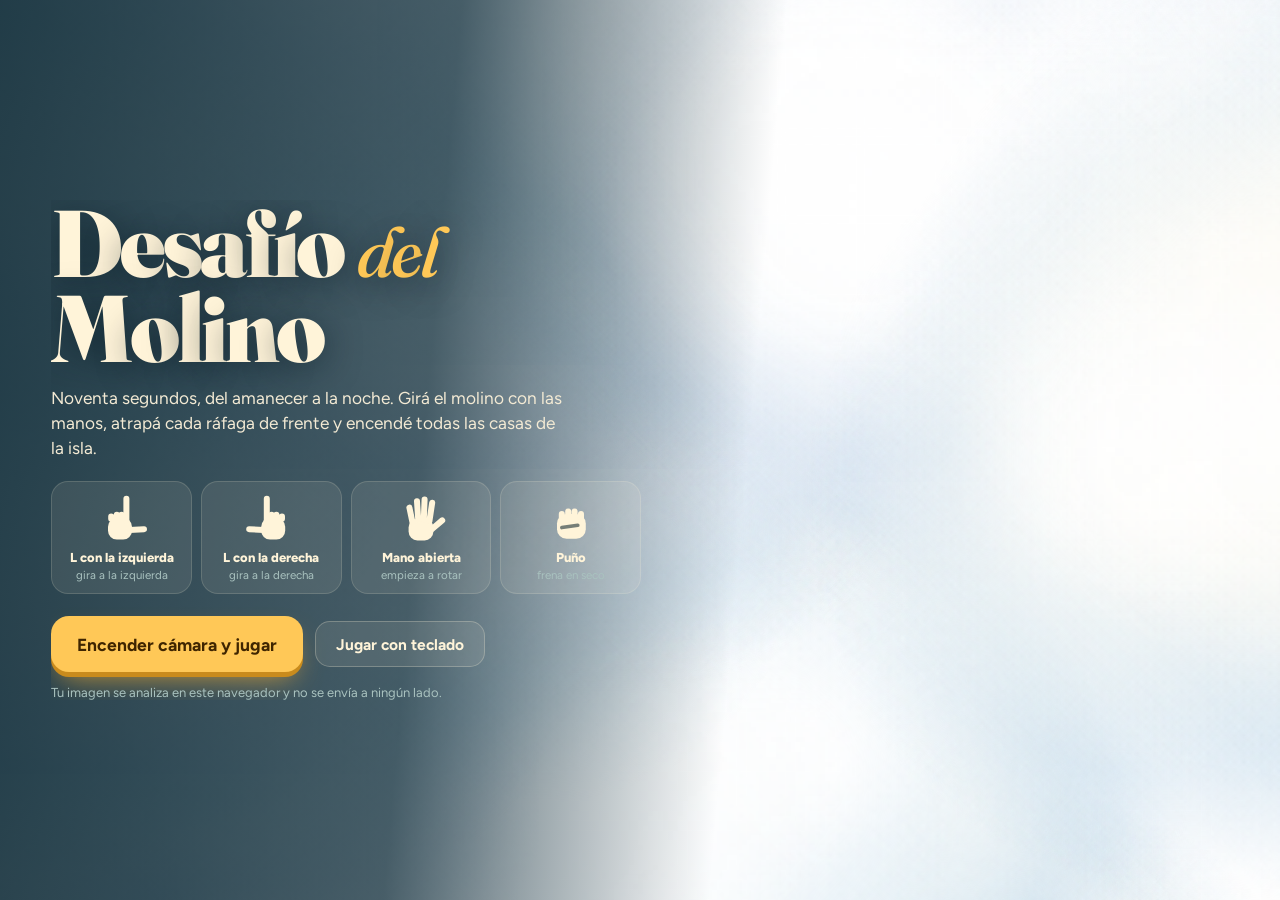
<file: index.html>
<!doctype html>
<html lang="es">
<head>
<meta charset="utf-8">
<meta name="viewport" content="width=device-width,initial-scale=1,viewport-fit=cover">
<title>Desafío del Molino</title>
<meta name="description" content="Orientá un molino con las manos, atrapá el viento y encendé un pueblo entero antes de que caiga la noche.">
<meta name="theme-color" content="#10303a">
<link rel="icon" href="data:image/svg+xml,%3Csvg xmlns='http://www.w3.org/2000/svg' viewBox='0 0 64 64'%3E%3Ccircle cx='32' cy='32' r='30' fill='%2310303a'/%3E%3Cg fill='%23fff1d0'%3E%3Cpath d='M32 32 26 8h12z'/%3E%3Cpath d='M32 32 26 56h12z'/%3E%3Cpath d='M32 32 8 26v12z'/%3E%3Cpath d='M32 32 56 26v12z'/%3E%3C/g%3E%3Ccircle cx='32' cy='32' r='6' fill='%23e8513f'/%3E%3C/svg%3E">
<link rel="preconnect" href="https://fonts.googleapis.com">
<link rel="preconnect" href="https://fonts.gstatic.com" crossorigin>
<link rel="preconnect" href="https://cdn.jsdelivr.net" crossorigin>
<link href="https://fonts.googleapis.com/css2?family=Figtree:wght@400;500;600;700;800&family=Fraunces:ital,opsz,wght,SOFT@0,9..144,500..900,100;1,9..144,400..700,100&display=swap" rel="stylesheet">
<style>
:root{
  --ink:#0f2a33; --ink-2:#163a45; --cream:#fff4d9; --cream-2:#f4e3bd; --muted:#a9c2bf;
  --gold:#ffc857; --coral:#ff6f59; --mint:#6fe3b0; --sky:#7fd8e8; --tulip:#ff8fab;
  --panel:rgba(13,37,45,.8); --line:rgba(255,244,217,.14);
  --display:'Fraunces',Georgia,'Times New Roman',serif; --body:'Figtree',system-ui,-apple-system,'Segoe UI',sans-serif;
  --eff:#6fe3b0;
}
*{box-sizing:border-box;margin:0}
html,body{height:100%;background:#0f4f78;overflow:hidden;color:var(--cream);font-family:var(--body);-webkit-font-smoothing:antialiased}
#world{position:fixed;inset:0;width:100%;height:100%;display:block}
button{font:inherit;color:inherit;border:0;background:none;cursor:pointer}
button:focus-visible{outline:3px solid var(--gold);outline-offset:3px}

/* ---------- Paneles ---------- */
.panel{background:var(--panel);border:1px solid var(--line);border-radius:24px;box-shadow:0 18px 50px -18px rgba(3,18,26,.75),inset 0 1px 0 rgba(255,255,255,.06)}
.hud{position:fixed;top:20px;bottom:20px;width:clamp(240px,21vw,300px);display:flex;flex-direction:column;gap:12px;z-index:5;transition:transform .9s cubic-bezier(.2,.9,.2,1),opacity .6s;pointer-events:none}
.hud>*{pointer-events:auto}
#hudL{left:20px}#hudR{right:20px}
body:not(.in-game) #hudL{transform:translateX(-120%);opacity:0}
body:not(.in-game) #hudR{transform:translateX(120%);opacity:0}

.brand{display:flex;align-items:center;gap:10px;padding:4px 8px}
.brand svg{width:32px;height:32px;flex:none;animation:spin 9s linear infinite}
.brand b{font-family:var(--display);font-weight:700;font-size:18px;line-height:1.02;letter-spacing:-.01em;text-shadow:0 2px 12px rgba(5,30,40,.7)}
.label{font-size:11px;font-weight:700;letter-spacing:.11em;text-transform:uppercase;color:var(--muted)}

.score-card{padding:15px 18px 14px;position:relative;overflow:hidden}
#score{display:block;font-family:var(--display);font-weight:800;font-size:clamp(38px,3.5vw,50px);line-height:1.04;letter-spacing:-.025em;font-feature-settings:"lnum","tnum";margin-top:2px;transform-origin:left center}
#score.bump{animation:bump .42s cubic-bezier(.2,1.6,.4,1)}
#combo{position:absolute;right:14px;top:14px;padding:5px 10px;border-radius:99px;background:var(--gold);color:#4b2c00;font-weight:800;font-size:14px;font-feature-settings:"tnum";transform:scale(0) rotate(-14deg);transition:transform .32s cubic-bezier(.3,1.8,.4,1)}
#combo.show{transform:scale(1) rotate(-4deg)}

.time-card{padding:13px 16px 12px;text-align:center}
.time-card .label{display:block;text-align:left;margin-bottom:2px}
.dial{position:relative;width:100%;max-width:210px;margin:0 auto;display:block}
.dial svg{display:block;width:100%;overflow:visible}
#timeText{position:absolute;left:0;right:0;bottom:-3px;font-family:var(--display);font-weight:800;font-size:clamp(28px,2.6vw,36px);font-feature-settings:"lnum","tnum";line-height:1}
.time-card.urgent #timeText{color:var(--coral);animation:pulse 1s infinite}

.eff-card{padding:14px 18px 16px}
.eff-head{display:flex;justify-content:space-between;align-items:baseline;margin-bottom:9px}
#effText{font-family:var(--display);font-weight:800;font-size:27px;line-height:1;color:var(--eff);font-feature-settings:"lnum","tnum";transition:color .5s}
.bar{position:relative;height:20px;border-radius:99px;background:rgba(0,0,0,.34);overflow:hidden;box-shadow:inset 0 2px 5px rgba(0,0,0,.5)}
.bar i{position:absolute;inset:0 auto 0 0;border-radius:99px;display:block}
#effGhost{background:rgba(255,244,217,.55);transition:width 1s .3s cubic-bezier(.2,.8,.2,1)}
#effFill{background:var(--eff);transition:width .42s cubic-bezier(.2,1.1,.3,1),background-color .5s;overflow:hidden}
#effFill::after{content:"";position:absolute;inset:0;background:repeating-linear-gradient(115deg,rgba(255,255,255,.26) 0 10px,rgba(255,255,255,0) 10px 26px);animation:flow 1.1s linear infinite}
#effFill::before{content:"";position:absolute;left:0;right:0;top:2px;height:5px;background:rgba(255,255,255,.42);border-radius:9px}
.eff-card.hit .bar{animation:barhit .4s}
.eff-card.miss .bar{animation:shake .4s}
.ticks{display:flex;justify-content:space-between;margin-top:6px;font-size:11px;font-weight:600;color:var(--muted)}
#homes{margin-top:9px;font-size:13.5px;font-weight:600;color:var(--cream-2);display:flex;gap:7px;align-items:center}
#homes svg{width:16px;height:16px;flex:none;fill:var(--gold)}

.hud-actions{margin-top:auto;display:flex;gap:8px}
.btn{display:inline-flex;align-items:center;justify-content:center;gap:9px;min-height:46px;padding:0 20px;border-radius:15px;font-weight:700;font-size:15.5px;transition:transform .18s cubic-bezier(.3,1.6,.5,1),box-shadow .2s,background .2s}
.btn:hover{transform:translateY(-2px)}.btn:active{transform:translateY(1px) scale(.98)}
.btn.primary{background:var(--gold);color:#3f2500;box-shadow:0 5px 0 #c98b1d,0 14px 28px -10px rgba(255,180,50,.75)}
.btn.primary:hover{box-shadow:0 7px 0 #c98b1d,0 20px 30px -10px rgba(255,180,50,.85)}
.btn.primary:active{box-shadow:0 2px 0 #c98b1d}
.btn.primary[disabled]{cursor:progress;filter:saturate(.75);transform:none}
.btn.ghost{background:rgba(255,244,217,.09);border:1px solid rgba(255,244,217,.25)}
.btn.ghost:hover{background:rgba(255,244,217,.16)}
#btnRestart{flex:1;padding:0 10px}
#btnSound{width:46px;padding:0;flex:none}
#btnSound svg{width:21px;height:21px;fill:none;stroke:currentColor;stroke-width:2;stroke-linecap:round;stroke-linejoin:round}
#btnSound.off .w{display:none}#btnSound:not(.off) .x{display:none}

/* ---------- Cámara ---------- */
.cam{position:relative;aspect-ratio:4/3;border-radius:22px;overflow:hidden;background:#0a2028;border:3px solid rgba(255,244,217,.2);box-shadow:0 18px 44px -16px rgba(0,15,22,.85);transition:border-color .22s,box-shadow .22s;flex:none}
.cam video{position:absolute;inset:0;width:100%;height:100%;object-fit:cover;transform:scaleX(-1);filter:saturate(.9) contrast(1.03)}
.cam canvas{position:absolute;inset:0;width:100%;height:100%}
.cam::after{content:"";position:absolute;inset:0;background:linear-gradient(180deg,rgba(6,28,36,.1),rgba(6,28,36,.42));pointer-events:none}
.cam[data-g=left],.cam[data-g=right]{border-color:var(--sky);box-shadow:0 0 34px -4px var(--sky)}
.cam[data-g=open]{border-color:var(--mint);box-shadow:0 0 34px -4px var(--mint)}
.cam[data-g=fist]{border-color:var(--coral);box-shadow:0 0 34px -4px var(--coral)}
#camMsg{position:absolute;inset:0;z-index:2;display:flex;align-items:center;justify-content:center;text-align:center;padding:14px;font-size:14px;font-weight:600;line-height:1.3;color:var(--cream-2)}
.readout{padding:13px 16px;display:flex;flex-direction:column;gap:9px}
#gestureNow{display:flex;align-items:center;gap:10px;min-height:42px;font-family:var(--display);font-weight:800;font-size:clamp(19px,1.75vw,24px);line-height:1.05;letter-spacing:-.01em}
#gestureNow .e{font-size:1.25em;display:inline-block}
#gestureNow.pop .e{animation:pop .4s cubic-bezier(.3,1.9,.4,1)}
#gestureNow.dim{color:var(--muted);font-family:var(--body);font-weight:600;font-size:15px;letter-spacing:0}
.chips{display:grid;grid-template-columns:1fr 1fr;gap:7px}
.chip{position:relative;display:flex;align-items:center;gap:7px;padding:7px 9px;border-radius:12px;background:rgba(255,244,217,.07);border:1.5px solid transparent;font-size:12px;font-weight:700;letter-spacing:.02em;color:var(--cream-2);transition:background .15s,border-color .15s,transform .2s cubic-bezier(.3,1.7,.5,1),color .15s}
.chip svg{width:25px;height:25px;flex:none;color:var(--cream)}
.chip.on{transform:scale(1.04);color:#fff}
.chip[data-g=left].on,.chip[data-g=right].on{background:rgba(127,216,232,.25);border-color:var(--sky)}
.chip[data-g=open].on{background:rgba(111,227,176,.24);border-color:var(--mint)}
.chip[data-g=fist].on{background:rgba(255,111,89,.26);border-color:var(--coral)}
.chip .ok{position:absolute;right:-5px;top:-6px;width:19px;height:19px;border-radius:50%;background:var(--mint);color:#07382a;font-size:12px;font-weight:900;line-height:19px;text-align:center;transform:scale(0);transition:transform .3s cubic-bezier(.3,2,.4,1)}
body.practice .chip.done .ok{transform:scale(1)}
.mill-state{display:flex;align-items:center;gap:11px;padding:11px 15px}
#millIcon{width:38px;height:38px;flex:none}
#millIcon .arrow{transition:transform .3s;transform-origin:19px 19px}
#millStateText{font-weight:700;font-size:14.5px;line-height:1.15}
.keys-hint{display:none;padding:10px 14px;font-size:12.5px;line-height:1.5;color:var(--cream-2)}
.keys-hint kbd{font:700 11px/1 var(--body);background:rgba(255,244,217,.14);border-radius:5px;padding:2px 5px}
body.keyboard .keys-hint{display:block}

/* ---------- Portada ---------- */
.overlay{position:fixed;inset:0;z-index:8;display:flex;align-items:center;pointer-events:none;transition:opacity .55s,visibility .55s}
.overlay.hidden{opacity:0;visibility:hidden}
.overlay .sheet{pointer-events:auto}
#landing{padding:clamp(20px,4vw,64px);background:linear-gradient(95deg,rgba(7,36,48,.88) 0%,rgba(7,36,48,.72) 34%,rgba(7,36,48,0) 58%)}
.land{width:min(590px,100%);max-height:100%;overflow:auto;scrollbar-width:none}
.land::-webkit-scrollbar{display:none}
h1{font-family:var(--display);font-weight:900;font-size:clamp(50px,7.4vw,102px);line-height:.9;letter-spacing:-.035em;margin-bottom:16px;text-shadow:0 5px 34px rgba(0,20,30,.55)}
h1 .w{display:inline-block}
h1 .l{display:inline-block;opacity:0;transform:translateY(.55em) rotate(7deg);animation:rise .85s cubic-bezier(.2,1.25,.35,1) forwards;animation-delay:calc(1s + var(--i)*38ms)}
h1 em{font-style:italic;font-weight:500;color:var(--gold);font-size:.74em;padding:0 .04em}
.lead{font-size:clamp(16px,1.35vw,19px);line-height:1.45;max-width:30em;color:#f3ead4;margin-bottom:20px;opacity:0;animation:fadeup .8s 1.65s forwards}
.gestures{display:grid;grid-template-columns:repeat(4,1fr);gap:9px;margin-bottom:22px;opacity:0;animation:fadeup .8s 1.85s forwards}
.gcard{padding:12px 8px 11px;border-radius:17px;background:rgba(255,244,217,.09);border:1px solid rgba(255,244,217,.15);text-align:center;transition:transform .25s cubic-bezier(.3,1.6,.5,1),background .2s}
.gcard:hover{transform:translateY(-4px) rotate(-1.5deg);background:rgba(255,244,217,.15)}
.gcard svg{width:clamp(40px,4vw,54px);height:clamp(40px,4vw,54px);display:block;margin:0 auto 6px;animation:wave 2.8s ease-in-out infinite;transform-origin:50% 90%}
.gcard:nth-child(2) svg{animation-delay:-.7s}.gcard:nth-child(3) svg{animation-delay:-1.4s}.gcard:nth-child(4) svg{animation-delay:-2.1s}
.gcard b{display:block;font-size:13px;font-weight:800;line-height:1.1}
.gcard small{display:block;font-size:11.5px;line-height:1.2;color:var(--muted);margin-top:3px}
.cta{display:flex;flex-wrap:wrap;gap:12px 12px;align-items:center;opacity:0;animation:fadeup .8s 2.05s forwards}
#btnCam{min-height:56px;font-size:17.5px;padding:0 26px;border-radius:18px}
.spinner{width:20px;height:20px;animation:spin .9s linear infinite;flex:none}
.fine{margin-top:13px;font-size:13px;color:var(--muted);opacity:0;animation:fadeup .8s 2.25s forwards}
#err{margin-top:12px;padding:10px 13px;border-radius:12px;background:rgba(255,111,89,.2);border:1px solid rgba(255,111,89,.55);font-size:14px;line-height:1.35;display:none}
#err.show{display:block}

/* ---------- Práctica ---------- */
#practice{justify-content:center;align-items:flex-end;padding:0 0 22px}
.prac{padding:13px 15px 13px 22px;display:flex;align-items:center;gap:18px;max-width:min(560px,calc(100vw - 24px));animation:fadeup .6s}
.prac p{font-size:14.5px;line-height:1.28;font-weight:500}.prac p b{display:block;font-family:var(--display);font-weight:800;font-size:19px;margin-bottom:2px}
#btnGo{flex:none}

/* ---------- Cuenta regresiva ---------- */
#count{position:fixed;inset:0;z-index:7;display:flex;align-items:center;justify-content:center;pointer-events:none;font-family:var(--display);font-weight:900;font-size:clamp(100px,17vw,230px);color:#fff;text-shadow:0 8px 0 rgba(10,50,60,.45),0 24px 60px rgba(0,20,30,.6);letter-spacing:-.03em}
#count span{display:block;animation:countpop .92s cubic-bezier(.15,1.2,.3,1) both}
#count span.go{font-size:.58em;color:var(--gold)}

/* ---------- Final ---------- */
#end{padding:clamp(20px,4vw,64px);background:linear-gradient(95deg,rgba(5,16,40,.82) 0%,rgba(5,16,40,.55) 34%,rgba(5,16,40,0) 58%)}
.end-card{width:min(470px,100%);max-height:100%;overflow:auto;scrollbar-width:none}
#endKicker{color:var(--gold);font-weight:800;letter-spacing:.11em;font-size:13px;text-transform:uppercase;margin-bottom:8px}
#endTitle{font-family:var(--display);font-weight:900;font-size:clamp(44px,5.6vw,76px);line-height:.94;letter-spacing:-.03em;margin-bottom:12px;text-shadow:0 5px 30px rgba(0,10,30,.7)}
#endText{font-size:17px;line-height:1.4;color:#efe6d3;margin-bottom:20px}
#endScore{font-family:var(--display);font-weight:900;font-size:clamp(58px,7vw,88px);line-height:1;letter-spacing:-.03em;color:var(--gold);font-feature-settings:"lnum","tnum"}
#endRecord{display:inline-block;min-height:24px;margin:4px 0 18px;font-weight:700;font-size:14.5px;color:var(--cream-2)}
.stats{display:grid;grid-template-columns:repeat(4,1fr);gap:8px;margin-bottom:22px}
.stat{padding:11px 8px;border-radius:15px;background:rgba(255,244,217,.09);border:1px solid rgba(255,244,217,.15);text-align:center}
.stat b{display:block;font-family:var(--display);font-weight:800;font-size:24px;line-height:1.05;font-feature-settings:"lnum","tnum"}
.stat small{display:block;font-size:11.5px;line-height:1.15;color:var(--muted);margin-top:3px}
#end.show .rev{animation:fadeup .7s both;animation-delay:calc(var(--d)*130ms + .25s)}
#end{justify-content:space-between;gap:24px;align-items:center}
.board{width:clamp(280px,25vw,350px);max-height:calc(100vh - 40px);overflow:auto;padding:18px 18px 14px;flex:none;scrollbar-width:none}
.board h3{font-family:var(--display);font-weight:800;font-size:25px;line-height:1.05;letter-spacing:-.01em;margin-bottom:13px}
#saveForm .label{display:block;margin-bottom:6px}
#saveForm[hidden]{display:none}
.save-row{display:flex;gap:8px}
#playerName{flex:1;min-width:0;height:46px;padding:0 13px;border-radius:13px;border:1.5px solid rgba(255,244,217,.28);background:rgba(0,0,0,.25);color:var(--cream);font:600 16px var(--body)}
#playerName::placeholder{color:var(--muted)}
#playerName:focus{outline:none;border-color:var(--gold)}
#btnSave{padding:0 15px;flex:none;box-shadow:0 4px 0 #c98b1d}
#boardMsg{font-size:14px;font-weight:600;line-height:1.3;color:var(--cream-2);margin:9px 0}
#boardMsg:empty{display:none}
#boardList{list-style:none;padding:0;margin-top:11px;display:flex;flex-direction:column;gap:3px}
#boardList li{display:grid;grid-template-columns:24px 1fr auto;gap:7px;align-items:baseline;padding:6px 8px;border-radius:10px;font-size:14.5px;font-weight:600}
#boardList li:first-child{color:var(--gold)}
#boardList li.me{background:rgba(255,200,87,.2);box-shadow:inset 0 0 0 1.5px var(--gold)}
#boardList .n{font-feature-settings:"tnum";font-weight:800;color:var(--muted)}
#boardList .who{overflow:hidden;text-overflow:ellipsis;white-space:nowrap}
#boardList .pts{font-family:var(--display);font-weight:800;font-feature-settings:"lnum","tnum"}

/* ---------- Alerta de eficiencia baja ---------- */
#danger{position:fixed;inset:0;z-index:4;pointer-events:none;opacity:0;background:radial-gradient(ellipse at center,rgba(255,60,40,0) 56%,rgba(255,50,30,.42) 100%);transition:opacity .4s}
body.danger #danger{opacity:1;animation:pulse 1s infinite}

@keyframes spin{to{transform:rotate(360deg)}}
@keyframes bump{0%{transform:scale(1)}40%{transform:scale(1.13)}100%{transform:scale(1)}}
@keyframes pop{0%{transform:scale(.5) rotate(-18deg)}100%{transform:scale(1) rotate(0)}}
@keyframes pulse{50%{opacity:.62}}
@keyframes flow{to{background-position:56px 0}}
@keyframes barhit{40%{transform:scaleY(1.28);filter:brightness(1.4)}}
@keyframes shake{20%{transform:translateX(-6px)}45%{transform:translateX(6px)}70%{transform:translateX(-3px)}}
@keyframes rise{to{opacity:1;transform:none}}
@keyframes fadeup{from{opacity:0;transform:translateY(16px)}to{opacity:1;transform:none}}
@keyframes wave{50%{transform:rotate(5deg) translateY(-2px)}}
@keyframes countpop{0%{transform:scale(1.9);opacity:0}24%{transform:scale(1);opacity:1}76%{transform:scale(.96);opacity:1}100%{transform:scale(.55);opacity:0}}

/* ---------- Pantallas angostas ---------- */
@media (max-width:999px),(max-aspect-ratio:13/10){
  .hud{position:fixed;width:auto;top:auto;bottom:auto;left:8px!important;right:8px!important}
  #hudL{top:max(8px,env(safe-area-inset-top));display:grid;grid-template-columns:1fr 1fr;gap:6px}
  #hudR{bottom:max(8px,env(safe-area-inset-bottom));display:grid;grid-template-columns:clamp(104px,31vw,170px) 1fr;gap:6px;align-items:stretch}
  body:not(.in-game) #hudL{transform:translateY(-120%)}body:not(.in-game) #hudR{transform:translateY(120%)}
  .brand{display:none}
  .score-card{padding:7px 12px;border-radius:15px}#score{font-size:27px}#combo{right:8px;top:7px;font-size:12px;padding:3px 7px}
  .time-card{padding:7px 12px;border-radius:15px;text-align:left;display:flex;align-items:center;justify-content:space-between}
  .time-card .label{margin:0}.dial{max-width:none;width:auto}.dial svg{display:none}#timeText{position:static;font-size:27px}
  .eff-card{grid-column:1/3;padding:7px 12px 9px;border-radius:15px;display:grid;grid-template-columns:auto 1fr;gap:0 12px;align-items:center}
  .eff-head{display:contents}.eff-head .label{display:none}#effText{font-size:20px;grid-row:1}.bar{height:13px;grid-column:2;grid-row:1}.ticks,#homes{display:none}
  .hud-actions{display:none}
  .cam{aspect-ratio:auto;height:100%;min-height:92px;border-radius:15px;border-width:2px;grid-row:1/3}
  .readout{padding:7px 9px;gap:5px;border-radius:15px}
  #gestureNow{min-height:22px;font-size:15px;gap:6px}#gestureNow.dim{font-size:12px}
  .chips{grid-template-columns:repeat(4,1fr);gap:4px}.chip{justify-content:center;padding:4px 2px;border-radius:9px}.chip span:not(.ok){display:none}.chip svg{width:21px;height:21px}
  .mill-state{display:none}.keys-hint{display:none!important}
  #landing{align-items:flex-end;padding:14px;background:linear-gradient(0deg,rgba(7,36,48,.95) 0%,rgba(7,36,48,.82) 62%,rgba(7,36,48,0) 90%)}
  .land{max-height:74vh}h1{font-size:clamp(40px,12.5vw,76px);margin-bottom:9px}.lead{font-size:15px;margin-bottom:12px}
  .gestures{gap:5px;margin-bottom:13px}.gcard{padding:8px 3px;border-radius:12px}.gcard svg{width:32px;height:32px;margin-bottom:3px}.gcard b{font-size:11px}.gcard small{display:none}
  #btnCam{flex:1;min-height:50px;font-size:16px;padding:0 14px}.fine{font-size:12px;margin-top:9px}
  #end{flex-direction:column;align-items:stretch;justify-content:flex-start;gap:14px;padding:max(24vh,110px) 14px 14px;overflow:auto;pointer-events:auto;background:linear-gradient(0deg,rgba(5,16,40,.96) 0%,rgba(5,16,40,.86) 70%,rgba(5,16,40,0) 100%)}
  .end-card{width:100%;max-height:none;overflow:visible;flex:none}
  .board{width:100%;max-height:none;flex:none}
  #endTitle{font-size:clamp(36px,10vw,60px)}#endText{font-size:15px;margin-bottom:10px}#endScore{font-size:50px}#endRecord{margin-bottom:9px}.stats{margin-bottom:13px}.stat{padding:7px 4px}.stat b{font-size:18px}.stat small{font-size:10.5px}
  #practice{align-items:center;padding:0 10px}.prac{gap:12px;padding:11px 11px 11px 15px}.prac p{font-size:13px}.prac p b{font-size:16px}
}
@media (max-height:760px) and (min-width:1000px){
  .hud{gap:8px;top:12px;bottom:12px}.brand{display:none}
  .score-card{padding:10px 15px}#score{font-size:36px}.time-card{padding:9px 14px}.dial{max-width:150px}#timeText{font-size:26px}
  .eff-card{padding:10px 15px 11px}.ticks{display:none}#homes{margin-top:6px}
  .readout{padding:9px 12px;gap:6px}#gestureNow{min-height:30px;font-size:18px}.chip{padding:4px 7px}.chip svg{width:21px;height:21px}
  .mill-state{padding:7px 12px}#millIcon{width:30px;height:30px}
  .cam{width:min(100%,230px);align-self:flex-end}
  .gcard small{display:none}h1{font-size:clamp(46px,6.6vw,84px)}
}
@media (prefers-reduced-motion:reduce){
  *,*::before,*::after{animation-duration:.01ms!important;animation-delay:0s!important;animation-iteration-count:1!important;transition-duration:.01ms!important}
}
</style>
</head>
<body>
<canvas id="world" role="img" aria-label="Isla vista desde arriba con un molino en el centro y ráfagas de viento que llegan desde la costa"></canvas>
<div id="danger"></div>

<section id="landing" class="overlay">
  <div class="land sheet">
    <h1 id="title" aria-label="Desafío del Molino"></h1>
    <p class="lead">Noventa segundos, del amanecer a la noche. Girá el molino con las manos, atrapá cada ráfaga de frente y encendé todas las casas de la isla.</p>
    <div class="gestures" id="guide"></div>
    <div class="cta">
      <button id="btnCam" class="btn primary">Encender cámara y jugar</button>
      <button id="btnKeys" class="btn ghost">Jugar con teclado</button>
    </div>
    <div id="err" role="alert"></div>
    <p class="fine">Tu imagen se analiza en este navegador y no se envía a ningún lado.</p>
  </div>
</section>

<aside id="hudL" class="hud" aria-label="Estadísticas de la partida">
  <div class="brand"><svg viewBox="0 0 64 64" aria-hidden="true"><g fill="#fff4d9"><path d="M32 32 26 6h12z"/><path d="M32 32 26 58h12z"/><path d="M32 32 6 26v12z"/><path d="M32 32 58 26v12z"/></g><circle cx="32" cy="32" r="6" fill="#ff6f59"/></svg><b>Desafío<br>del Molino</b></div>
  <div class="panel score-card"><span class="label">Puntaje</span><span id="score">0</span><span id="combo"></span></div>
  <div class="panel time-card" id="timeCard"><span class="label">Tiempo</span>
    <div class="dial"><svg viewBox="0 0 170 92" aria-hidden="true">
      <defs><linearGradient id="dayG" x1="0" x2="1"><stop offset="0" stop-color="#ffb08a"/><stop offset=".45" stop-color="#ffe58a"/><stop offset=".75" stop-color="#ff7f6b"/><stop offset="1" stop-color="#6d6fe0"/></linearGradient></defs>
      <path d="M12 86A73 73 0 0 1 158 86" fill="none" stroke="rgba(255,244,217,.14)" stroke-width="7" stroke-linecap="round"/>
      <path id="dayArc" d="M12 86A73 73 0 0 1 158 86" fill="none" stroke="url(#dayG)" stroke-width="7" stroke-linecap="round"/>
      <circle id="sunHalo" r="14" fill="#ffd76a" opacity=".28"/><circle id="sunDot" r="8" fill="#ffd76a"/>
    </svg><div id="timeText">1:30</div></div>
  </div>
  <div class="panel eff-card" id="effCard">
    <div class="eff-head"><span class="label">Eficiencia</span><span id="effText">60%</span></div>
    <div class="bar"><i id="effGhost" style="width:60%"></i><i id="effFill" style="width:60%"></i></div>
    <div class="ticks"><span>0</span><span>50</span><span>100</span></div>
    <div id="homes"><svg viewBox="0 0 24 24" aria-hidden="true"><path d="M12 3 2 12h3v9h5v-6h4v6h5v-9h3z"/></svg><span id="homesText"></span></div>
  </div>
  <div class="hud-actions">
    <button id="btnRestart" class="btn ghost">Reiniciar partida</button>
    <button id="btnSound" class="btn ghost" aria-label="Sonido"><svg viewBox="0 0 24 24"><path d="M4 9.5v5h4l5 4v-13l-5 4z" fill="currentColor"/><path class="w" d="M16.5 8.5a5 5 0 0 1 0 7M19 6a8.5 8.5 0 0 1 0 12"/><path class="x" d="m16.5 9.5 5 5m0-5-5 5"/></svg></button>
  </div>
</aside>

<aside id="hudR" class="hud" aria-label="Lectura de gestos">
  <div class="cam" id="cam"><video id="vid" playsinline muted></video><canvas id="skel"></canvas><div id="camMsg">La cámara está apagada</div></div>
  <div class="panel readout">
    <div id="gestureNow" class="dim" aria-live="polite"><span>Mostrá una mano</span></div>
    <div class="chips" id="chips"></div>
  </div>
  <div class="panel mill-state">
    <svg id="millIcon" viewBox="0 0 38 38" aria-hidden="true"><circle cx="19" cy="19" r="16" fill="none" stroke="rgba(255,244,217,.2)" stroke-width="3"/><path id="millArc" fill="none" stroke="#6fe3b0" stroke-width="3.4" stroke-linecap="round"/><g id="millBlades"><path d="M19 19 16.6 7h4.8zM19 19 16.6 31h4.8zM19 19 7 16.6v4.8zM19 19 31 16.6v4.8z" fill="#fff4d9"/></g><circle cx="19" cy="19" r="2.6" fill="#ff6f59"/></svg>
    <div><span class="label">Molino</span><div id="millStateText">Detenido</div></div>
  </div>
  <div class="panel keys-hint"><kbd>←</kbd> <kbd>→</kbd> dirección · <kbd>↑</kbd> avanzar · <kbd>↓</kbd> o <kbd>Espacio</kbd> detener</div>
</aside>

<section id="practice" class="overlay hidden">
  <div class="panel prac sheet">
    <p><b id="pracTitle">Probá tus gestos</b><span id="pracText">El molino ya te obedece. Practicá lo que quieras y arrancá cuando quieras.</span></p>
    <button id="btnGo" class="btn primary">¡A jugar!</button>
  </div>
</section>

<div id="count" aria-live="assertive"></div>

<section id="end" class="overlay hidden">
  <div class="end-card sheet">
    <div id="endKicker" class="rev" style="--d:0"></div>
    <h2 id="endTitle" class="rev" style="--d:1"></h2>
    <p id="endText" class="rev" style="--d:2"></p>
    <div id="endScore" class="rev" style="--d:3">0</div>
    <div id="endRecord" class="rev" style="--d:3"></div>
    <div class="stats rev" style="--d:4">
      <div class="stat"><b id="stHits">0</b><small>ráfagas atrapadas</small></div>
      <div class="stat"><b id="stAcc">0%</b><small>de puntería</small></div>
      <div class="stat"><b id="stCombo">0</b><small>mejor racha</small></div>
      <div class="stat"><b id="stAvg">0%</b><small>eficiencia media</small></div>
    </div>
    <button id="btnAgain" class="btn primary rev" style="--d:5">Jugar de nuevo</button>
  </div>
  <div class="panel board sheet rev" style="--d:6">
    <h3>Ranking de la isla</h3>
    <form id="saveForm" autocomplete="off">
      <label class="label" for="playerName">Tu nombre</label>
      <div class="save-row">
        <input id="playerName" maxlength="18" placeholder="Cómo te llamás" enterkeyhint="done" required>
        <button id="btnSave" class="btn primary" type="submit">Guardar</button>
      </div>
    </form>
    <p id="boardMsg" role="status"></p>
    <ol id="boardList"></ol>
  </div>
</section>

<script>
'use strict';
/* =====================================================================
   Desafío del Molino
   1. Utilidades        5. Generación del mundo    9. Render
   2. Audio             6. Sprites y pintura       10. Visión (MediaPipe)
   3. Clasificador      7. Estado y reglas         11. Interfaz
   4. Layout y cámara   8. Actualización
   ===================================================================== */

/* ---------- 1. Utilidades ---------- */
const TAU = Math.PI * 2, PI = Math.PI, DEG = PI / 180;
const $ = id => document.getElementById(id);
const clamp = (v, a = 0, b = 1) => Math.min(b, Math.max(a, v));
const lerp = (a, b, t) => a + (b - a) * t;
const smooth = t => { t = clamp(t); return t * t * (3 - 2 * t); };
const easeOut = t => 1 - Math.pow(1 - clamp(t), 3);
const easeBack = t => { t = clamp(t); const c = 1.9; return 1 + (c + 1) * Math.pow(t - 1, 3) + c * Math.pow(t - 1, 2); };
const angDiff = (a, b) => { let d = (a - b) % TAU; if (d > PI) d -= TAU; if (d < -PI) d += TAU; return d; };
const rand = (a = 1, b) => b === undefined ? Math.random() * a : a + Math.random() * (b - a);
const pick = a => a[Math.floor(Math.random() * a.length)];
const REDUCED = matchMedia('(prefers-reduced-motion: reduce)').matches;
function rng(seed) { return () => { seed |= 0; seed = seed + 0x6D2B79F5 | 0; let t = Math.imul(seed ^ seed >>> 15, 1 | seed); t = t + Math.imul(t ^ t >>> 7, 61 | t) ^ t; return ((t ^ t >>> 14) >>> 0) / 4294967296; }; }
function mkCanvas(w, h) { const c = document.createElement('canvas'); c.width = Math.max(1, Math.ceil(w)); c.height = Math.max(1, Math.ceil(h)); return c; }

/* ---------- 2. Audio (todo sintetizado) ---------- */
const Snd = {
  ctx: null, on: true, master: null, windGain: null, noise: null, timer: null,
  scale: [261.63, 293.66, 329.63, 392, 440, 523.25, 587.33, 659.25, 783.99, 880, 1046.5, 1174.66],
  init() {
    if (this.ctx) { this.ctx.resume && this.ctx.resume(); return; }
    const AC = window.AudioContext || window.webkitAudioContext; if (!AC) return;
    const c = this.ctx = new AC();
    const comp = c.createDynamicsCompressor();
    this.master = c.createGain(); this.master.gain.value = this.on ? .85 : 0;
    this.master.connect(comp); comp.connect(c.destination);
    const len = c.sampleRate * 2, buf = c.createBuffer(1, len, c.sampleRate), d = buf.getChannelData(0);
    for (let i = 0; i < len; i++) d[i] = Math.random() * 2 - 1;
    this.noise = buf;
    const src = c.createBufferSource(); src.buffer = buf; src.loop = true;
    const lp = c.createBiquadFilter(); lp.type = 'bandpass'; lp.frequency.value = 420; lp.Q.value = .5;
    this.windGain = c.createGain(); this.windGain.gain.value = .022;
    const lfo = c.createOscillator(), lg = c.createGain(); lfo.frequency.value = .13; lg.gain.value = 190;
    lfo.connect(lg); lg.connect(lp.frequency); lfo.start();
    src.connect(lp); lp.connect(this.windGain); this.windGain.connect(this.master); src.start();
    let step = 0; const chords = [[130.81, 196, 329.63], [110, 164.81, 261.63], [146.83, 220, 349.23], [98, 146.83, 293.66]];
    const tick = () => {
      if (!this.on || document.hidden) return;
      const ch = chords[step++ % chords.length];
      ch.forEach(f => this.tone(f, 0, 4.2, 'sine', .022, 0, 1.4));
      for (let i = 0; i < 3; i++) if (Math.random() < .6) this.tone(pick(this.scale), i * .8 + rand(.1), 1.3, 'triangle', .016, rand(-.5, .5), .01);
    };
    tick(); this.timer = setInterval(tick, 3200);
  },
  toggle() { this.on = !this.on; if (this.master) this.master.gain.setTargetAtTime(this.on ? .85 : 0, this.ctx.currentTime, .05); return this.on; },
  tone(f, delay = 0, dur = .4, type = 'sine', vol = .1, pan = 0, attack = .005) {
    if (!this.ctx || !this.on) return; const c = this.ctx, t = c.currentTime + delay;
    const o = c.createOscillator(), g = c.createGain(); o.type = type; o.frequency.value = f;
    g.gain.setValueAtTime(0, t); g.gain.linearRampToValueAtTime(vol, t + attack); g.gain.exponentialRampToValueAtTime(.0001, t + dur);
    let out = g; if (c.createStereoPanner) { const p = c.createStereoPanner(); p.pan.value = pan; g.connect(p); out = p; }
    o.connect(g); out.connect(this.master); o.start(t); o.stop(t + dur + .03);
  },
  whoosh(pan = 0, dur = 1, vol = .1, from = 300, to = 1500) {
    if (!this.ctx || !this.on) return; const c = this.ctx, t = c.currentTime;
    const s = c.createBufferSource(); s.buffer = this.noise; s.loop = true;
    const f = c.createBiquadFilter(); f.type = 'bandpass'; f.Q.value = 1.1; f.frequency.setValueAtTime(from, t); f.frequency.exponentialRampToValueAtTime(to, t + dur);
    const g = c.createGain(); g.gain.setValueAtTime(0, t); g.gain.linearRampToValueAtTime(vol, t + dur * .55); g.gain.exponentialRampToValueAtTime(.0001, t + dur);
    s.connect(f); f.connect(g);
    if (c.createStereoPanner) { const p = c.createStereoPanner(); p.pan.value = pan; g.connect(p); p.connect(this.master); } else g.connect(this.master);
    s.start(t, Math.random()); s.stop(t + dur + .03);
  },
  hit(combo, perfect, pan) {
    const i = Math.min(combo, this.scale.length - 3);
    this.tone(this.scale[i], 0, .55, 'sine', .15, pan); this.tone(this.scale[i] * 2, 0, .3, 'triangle', .05, pan);
    this.tone(this.scale[i + 2], .08, .6, 'sine', .11, pan);
    if (perfect) this.tone(this.scale[i + 2] * 2, .16, .85, 'sine', .08, pan);
    this.whoosh(pan, .4, .07, 2400, 600);
  },
  miss(pan) { if (!this.ctx) return; this.tone(150, 0, .5, 'sawtooth', .06, pan); this.tone(98, .06, .6, 'sine', .15, pan); this.whoosh(pan, .55, .09, 900, 180); },
  tick(g) { this.tone({ left: 660, right: 784, open: 988, fist: 247 }[g] || 500, 0, .1, 'triangle', .07); },
  count(go) { this.tone(go ? 880 : 523.25, 0, go ? .75 : .22, 'triangle', .14); if (go) this.tone(1318.5, .05, .75, 'sine', .07); },
  end(win) { (win ? [523.25, 659.25, 783.99, 1046.5, 1318.5] : [392, 329.63, 261.63, 196]).forEach((f, i) => this.tone(f, i * .17, 1.2, 'sine', .13)); },
  boom(pan) { this.tone(rand(70, 110), 0, .45, 'sine', .1, pan); this.whoosh(pan, .55, .025, 2600, 500); }
};

/* ---------- 3. Clasificador geométrico de gestos ---------- */
const FINGER_IDX = { index: [5, 6, 7, 8], middle: [9, 10, 11, 12], ring: [13, 14, 15, 16], pinky: [17, 18, 19, 20] };
function classifyHand(lm, label) {
  const dist = (a, b) => Math.hypot(a.x - b.x, a.y - b.y, (a.z || 0) - (b.z || 0));
  const ang = (a, b, c) => {
    const ux = a.x - b.x, uy = a.y - b.y, uz = (a.z || 0) - (b.z || 0), vx = c.x - b.x, vy = c.y - b.y, vz = (c.z || 0) - (b.z || 0);
    const d = (Math.hypot(ux, uy, uz) * Math.hypot(vx, vy, vz)) || 1e-6;
    return Math.acos(clamp((ux * vx + uy * vy + uz * vz) / d, -1, 1)) / DEG;
  };
  const w = lm[0], palm = dist(w, lm[9]) || 1e-6;
  const finger = ([m, p, d, t]) => {
    const pip = ang(lm[m], lm[p], lm[d]);
    const reach = dist(w, lm[t]) / (dist(w, lm[p]) || 1e-6);
    const ext = pip > 138 && reach > 1.1;
    return { ext, cur: !ext && (pip < 128 || reach < 1.04), pip, reach };
  };
  const f = { index: finger(FINGER_IDX.index), middle: finger(FINGER_IDX.middle), ring: finger(FINGER_IDX.ring), pinky: finger(FINGER_IDX.pinky) };
  const thumbIp = ang(lm[2], lm[3], lm[4]);
  const toMiddle = dist(lm[4], lm[9]) / palm, toPinky = dist(lm[4], lm[17]) / palm;
  const thumbExt = thumbIp > 128 && toMiddle > .72 && toPinky > 1;
  const thumbTucked = toMiddle < .3; // solo cuenta como cerrado si cruza la palma; relajado sigue siendo mano abierta
  const vT = { x: lm[4].x - lm[2].x, y: lm[4].y - lm[2].y, z: (lm[4].z || 0) - (lm[2].z || 0) };
  const vI = { x: lm[8].x - lm[5].x, y: lm[8].y - lm[5].y, z: (lm[8].z || 0) - (lm[5].z || 0) };
  const lAngle = ang({ x: vT.x, y: vT.y, z: vT.z }, { x: 0, y: 0, z: 0 }, { x: vI.x, y: vI.y, z: vI.z });
  const list = [f.index, f.middle, f.ring, f.pinky];
  const nExt = list.filter(x => x.ext).length, anyCur = list.some(x => x.cur);
  const fourCur = list.every(x => x.cur);
  const threeCur = f.middle.cur && f.ring.cur && f.pinky.cur;
  let g = null;
  if (nExt >= 3 && !anyCur && f.index.ext && f.middle.ext && !thumbTucked) g = 'open';
  else if (fourCur && !thumbExt) g = 'fist';
  else if (f.index.ext && threeCur && thumbExt && lAngle > 38 && lAngle < 132) g = label === 'Left' ? 'left' : 'right';
  return { g, lAngle, thumbExt, f };
}

const GESTURES = {
  left: { e: '⬅️', t: 'IZQUIERDA', c: '#7fd8e8', s: 'Mano izquierda en L' },
  right: { e: '➡️', t: 'DERECHA', c: '#7fd8e8', s: 'Mano derecha en L' },
  open: { e: '🟢', t: 'AVANZAR', c: '#6fe3b0', s: 'Mano abierta' },
  fist: { e: '🛑', t: 'DETENER', c: '#ff6f59', s: 'Puño cerrado' }
};
function handSVG(kind) {
  const flip = kind === 'right' ? ' transform="translate(64 0) scale(-1 1)"' : '';
  const bones = {
    open: 'M22 36 18 17M29 32 27.5 9M36 32 37 7M43 34 46.5 11M46 44 59 33',
    fist: 'M21 25v5M29 22v6M37 22v6M45 25v5',
    left: 'M38 34 38 6M42 45 60 44',
    right: 'M38 34 38 6M42 45 60 44'
  }[kind];
  const palm = kind === 'fist' ? '<rect x="15" y="25" width="36" height="31" rx="12"/><path d="M21 42 41 39" stroke="rgba(6,30,38,.55)" stroke-width="4.5" fill="none"/>'
    : kind === 'open' ? '<rect x="17" y="31" width="31" height="27" rx="11"/>'
    : '<rect x="15" y="30" width="30" height="27" rx="11"/><path d="M19 31v-3M26 30v-4M32 30v-4" stroke="currentColor" stroke-width="7.5"/>';
  return `<svg viewBox="0 0 64 64" aria-hidden="true"><g${flip} fill="currentColor" stroke-linecap="round" stroke-linejoin="round">${palm}<path d="${bones}" stroke="currentColor" stroke-width="7.5" fill="none"/></g></svg>`;
}

/* ---------- 4. Layout y cámara virtual ---------- */
const cv = $('world'), ctx = cv.getContext('2d', { alpha: false });
const V = { w: 1, h: 1, dpr: 1, base: 1, S: 1, wide: true, gx: 0, gy: 0, lx: 0, ly: 0, lz: 1, ex: 0, ey: 0, ez: 1 };
const Cam = { x: 0, y: 0, z: 1, tx: 0, ty: 0, tz: 1, shake: 0, sx: 0, sy: 0, pulse: 0 };
const Q = { dprMax: 2, ribbons: 11, tufts: 1, low: 0 };
const ISLAND = 530; // radio en unidades de mundo que debe entrar en pantalla

function layout() {
  V.w = innerWidth; V.h = innerHeight; V.dpr = Math.min(devicePixelRatio || 1, Q.dprMax);
  cv.width = Math.round(V.w * V.dpr); cv.height = Math.round(V.h * V.dpr);
  V.wide = V.w >= 1000 && V.w / V.h > 1.3;
  let R;
  if (V.wide) {
    const hudW = clamp(V.w * .21, 240, 300) + 28;
    R = Math.min((V.w - hudW * 2) / 2 + 26, V.h / 2 - 6);
    V.gx = V.w / 2; V.gy = V.h / 2;
    V.base = R / ISLAND;
    const lz = (V.h * .54) / R; V.lz = lz; V.lx = V.w * .73; V.ly = V.h * .52;
    V.ez = 1.04; V.ex = V.w * .515; V.ey = V.h * .5; // el molino queda entre los resultados y el ranking
  } else {
    const top = 112, bot = 128, avail = V.h - top - bot;
    R = Math.min(V.w / 2 - 2, avail / 2);
    V.gx = V.w / 2; V.gy = top + avail / 2;
    V.base = R / ISLAND;
    V.lz = 1; V.lx = V.w / 2; V.ly = R + 12;
    V.ez = 1; V.ex = V.w / 2; V.ey = R + 12;
  }
  camTarget(true);
}
function camTarget(snap) {
  if (G.mode === 'attract') { Cam.tx = V.lx; Cam.ty = V.ly; Cam.tz = V.lz; }
  else if (G.mode === 'end') { Cam.tx = V.ex; Cam.ty = V.ey; Cam.tz = V.ez; }
  else { Cam.tx = V.gx; Cam.ty = V.gy; Cam.tz = 1; }
  if (snap) { Cam.x = Cam.tx; Cam.y = Cam.ty; Cam.z = Cam.tz; }
}

/* ---------- 5. Generación del mundo ---------- */
const COAST = new Float32Array(361);
const coastR = a => 500 + 13 * Math.sin(3 * a + 1.2) + 8 * Math.sin(5 * a + .7) + 5 * Math.sin(11 * a + 2.1) + 2.6 * Math.sin(23 * a + .3);
for (let i = 0; i <= 360; i++) COAST[i] = coastR(i / 360 * TAU);
const coastAt = a => { const n = ((a % TAU) + TAU) % TAU; return COAST[Math.round(n / TAU * 360)]; };

const W = { paths: [], houses: [], lamps: [], fields: [], trees: [], tufts: [], sheep: [], boats: [], clouds: [], gulls: [], flies: [], glints: [], stars: [], currents: [], rocks: [], pond: { x: -46, y: -408, r: 44 }, light: null };

function genWorld() {
  const r = rng(2718);
  const near = (x, y, list, rad) => list.some(o => Math.hypot(o.x - x, o.y - y) < rad + (o.rad || 0));

  // Caminos y pueblos
  const pathAngles = [-2.55, -.85, .55, 2.25], counts = [5, 5, 4, 5];
  pathAngles.forEach((a, i) => {
    const rc = 325 + r() * 40, wob = r() * TAU, pts = [];
    for (let s = 0; s <= 44; s++) {
      const t = s / 44, rad = lerp(150, rc, t), aa = a + Math.sin(t * 3.2 + wob) * .1 * t;
      pts.push({ x: Math.cos(aa) * rad, y: Math.sin(aa) * rad });
    }
    W.paths.push({ pts, a });
  });
  const pathPoint = (p, t) => { const f = clamp(t) * (p.pts.length - 1), i = Math.min(p.pts.length - 2, Math.floor(f)), k = f - i; return { x: lerp(p.pts[i].x, p.pts[i + 1].x, k), y: lerp(p.pts[i].y, p.pts[i + 1].y, k) }; };
  W.pathPoint = pathPoint;
  W.paths.forEach((p, i) => {
    const end = p.pts[p.pts.length - 1]; let placed = 0, tries = 0;
    while (placed < counts[i] && tries++ < 400) {
      const a = r() * TAU, d = 36 + r() * 58, x = end.x + Math.cos(a) * d, y = end.y + Math.sin(a) * d;
      if (Math.hypot(x, y) > 448 || Math.hypot(x, y) < 245) continue;
      if (near(x, y, W.houses, 36)) continue;
      W.houses.push({ x, y, a: Math.round(Math.atan2(end.y - y, end.x - x) / (PI / 2)) * (PI / 2) + (r() - .5) * .35, roof: Math.floor(r() * 4), path: i, lit: 0, pop: 0, flick: r() * 10, smoke: r() * 3 });
      placed++;
    }
    [.18, .42, .66, .9].forEach((t, j) => {
      const q = pathPoint(p, t), n = pathPoint(p, t + .02), dx = n.x - q.x, dy = n.y - q.y, l = Math.hypot(dx, dy) || 1, side = j % 2 ? 13 : -13;
      W.lamps.push({ x: q.x - dy / l * side, y: q.y + dx / l * side, lit: 0, rank: r() });
    });
  });
  W.houses.sort((a, b) => Math.hypot(a.x, a.y) - Math.hypot(b.x, b.y));

  // Campos de flores
  const crops = [['#e8483f', '#f1695f'], ['#f48fb1', '#f9b4cc'], ['#f7c948', '#fbdc7b'], ['#9a7fd1', '#b8a3e3'], ['#fff1e0', '#ffffff'], ['#ef8b3a', '#f5a763'], ['#e3bd5f', '#ecd083']];
  [-1.7, -.15, 1.4, 3.0].forEach((m, i) => {
    [[-.27, 252], [.27, 252], [0, i === 0 || i === 2 ? 0 : 356]].forEach(([da, rr], j) => {
      if (!rr) return;
      const a = m + da + (r() - .5) * .06;
      W.fields.push({ x: Math.cos(a) * rr, y: Math.sin(a) * rr, w: 86 + r() * 30, h: 56 + r() * 20, rot: a + PI / 2 + (r() - .5) * .3, crop: crops[(i * 3 + j * 2) % crops.length], rad: 62 });
    });
  });

  W.light = { a: 1.38, x: Math.cos(1.38) * (coastR(1.38) - 20), y: Math.sin(1.38) * (coastR(1.38) - 20) };

  // Árboles
  const avoid = (x, y, pad) => {
    if (near(x, y, W.fields, pad) || near(x, y, W.houses, pad + 18)) return true;
    if (Math.hypot(x - W.pond.x, y - W.pond.y) < W.pond.r + pad + 8) return true;
    if (Math.hypot(x - W.light.x, y - W.light.y) < 48) return true;
    for (const p of W.paths) for (let k = 0; k < p.pts.length; k += 3) if (Math.hypot(p.pts[k].x - x, p.pts[k].y - y) < pad + 10) return true;
    return false;
  };
  const groves = []; for (let i = 0; i < 15; i++) { const a = r() * TAU, rr = 245 + r() * 205; groves.push({ x: Math.cos(a) * rr, y: Math.sin(a) * rr }); }
  let tries = 0;
  while (W.trees.length < 92 && tries++ < 5000) {
    const g = groves[Math.floor(r() * groves.length)], d = r() * r() * 88, a = r() * TAU;
    const x = g.x + Math.cos(a) * d, y = g.y + Math.sin(a) * d, rr = Math.hypot(x, y);
    if (rr < 212 || rr > coastAt(Math.atan2(y, x)) - 48) continue;
    if (avoid(x, y, 14) || W.trees.some(t => Math.hypot(t.x - x, t.y - y) < 21)) continue;
    const k = r();
    W.trees.push({ x, y, kind: k < .54 ? Math.floor(r() * 2) : k < .8 ? 2 : k < .92 ? 3 : 4, s: .62 + r() * .55, ph: r() * TAU, sx: 0, sy: 0, vx: 0, vy: 0 });
  }
  W.trees.sort((a, b) => a.y - b.y);

  // Pasto animado
  tries = 0;
  while (W.tufts.length < 360 && tries++ < 4000) {
    const a = r() * TAU, rr = 185 + r() * 290, x = Math.cos(a) * rr, y = Math.sin(a) * rr;
    if (rr > coastAt(a) - 42 || near(x, y, W.fields, 2) || near(x, y, W.houses, 18)) continue;
    W.tufts.push({ x, y, l: 7 + r() * 8, ph: r() * TAU, tone: r() < .5 ? 0 : 1, b: 0 });
  }

  // Ovejas
  for (let i = 0; i < 9; i++) {
    let x, y, k = 0; do { const a = r() * TAU, rr = 205 + r() * 250; x = Math.cos(a) * rr; y = Math.sin(a) * rr; } while (avoid(x, y, 4) && k++ < 50);
    W.sheep.push({ x, y, a: r() * TAU, wait: r() * 4, tx: x, ty: y, hop: 0 });
  }
  // Barquitos
  for (let i = 0; i < 4; i++) W.boats.push({ a: r() * TAU, r: 610 + r() * 300, sp: (.012 + r() * .014) * (r() < .5 ? 1 : -1), c: ['#ff6f59', '#ffc857', '#fff4d9', '#7fd8e8'][i] });
  // Nubes
  for (let i = 0; i < 9; i++) W.clouds.push({ x: -1500 + r() * 3000, y: -950 + r() * 1900, s: .85 + r() * 1.05, v: 9 + r() * 12, k: i % 3 });
  // Gaviotas
  for (let i = 0; i < 7; i++) W.gulls.push({ ox: (i - 3) * 34 + r() * 8, oy: Math.abs(i - 3) * 26 + r() * 8, ph: r() * TAU });
  W.gullT = { x: -1500, y: -350, a: .22, wait: 4 };
  // Luciérnagas
  for (let i = 0; i < 52; i++) { const a = r() * TAU, rr = 190 + r() * 280; W.flies.push({ x: Math.cos(a) * rr, y: Math.sin(a) * rr, ph: r() * TAU, s: .5 + r() }); }
  // Mar: destellos, estrellas reflejadas y corrientes
  for (let i = 0; i < 130; i++) { const a = r() * TAU, rr = 560 + r() * 1050; W.glints.push({ x: Math.cos(a) * rr, y: Math.sin(a) * rr, l: 7 + r() * 17, ph: r() * TAU, sp: .7 + r() * 1.8 }); }
  for (let i = 0; i < 190; i++) { const a = r() * TAU, rr = 560 + r() * 1100; W.stars.push({ x: Math.cos(a) * rr, y: Math.sin(a) * rr, s: .7 + r() * r() * 2.4, ph: r() * TAU, sp: 1 + r() * 2.6 }); }
  for (let i = 0; i < 26; i++) { const a = r() * TAU, rr = 620 + r() * 800; W.currents.push({ a, r: rr, len: .1 + r() * .17, ph: r() * TAU, sp: .15 + r() * .3 }); }
  for (let i = 0; i < 22; i++) { const a = r() * TAU; W.rocks.push({ a, r: coastAt(a) - 3 + r() * 13, s: 6 + r() * 11, seed: Math.floor(r() * 1e6) }); }
}

/* ---------- 6. Sprites y pintura del terreno ---------- */
const SP = {};
function sprite(wu, hu, S, draw) {
  const c = mkCanvas(wu * S, hu * S), x = c.getContext('2d');
  x.scale(c.width / wu, c.height / hu); x.translate(wu / 2, hu / 2); draw(x);
  c.wu = wu; c.hu = hu; return c;
}
const softBlob = (c, x, y, r, rgb, a) => { const g = c.createRadialGradient(x, y, 0, x, y, r); g.addColorStop(0, `rgba(${rgb},${a})`); g.addColorStop(1, `rgba(${rgb},0)`); c.fillStyle = g; c.beginPath(); c.arc(x, y, r, 0, TAU); c.fill(); };
function coastPath(c, off = 0, fn) {
  c.beginPath();
  for (let i = 0; i < 360; i += 1) { const a = i / 360 * TAU, rr = COAST[i] + off + (fn ? fn(a) : 0), x = Math.cos(a) * rr, y = Math.sin(a) * rr; i ? c.lineTo(x, y) : c.moveTo(x, y); }
  c.closePath();
}
const roundRect = (c, x, y, w, h, r) => { c.beginPath(); c.moveTo(x + r, y); c.arcTo(x + w, y, x + w, y + h, r); c.arcTo(x + w, y + h, x, y + h, r); c.arcTo(x, y + h, x, y, r); c.arcTo(x, y, x + w, y, r); c.closePath(); };

function buildSprites() {
  const S = V.S;
  // Luces
  const glow = (rgb, core = '.95') => { const c = mkCanvas(128, 128), x = c.getContext('2d'), g = x.createRadialGradient(64, 64, 0, 64, 64, 64); g.addColorStop(0, `rgba(${rgb},${core})`); g.addColorStop(.25, `rgba(${rgb},.42)`); g.addColorStop(.6, `rgba(${rgb},.1)`); g.addColorStop(1, `rgba(${rgb},0)`); x.fillStyle = g; x.fillRect(0, 0, 128, 128); return c; };
  SP.gWarm = glow('255,190,105'); SP.gGold = glow('255,217,120'); SP.gCyan = glow('120,235,235'); SP.gWhite = glow('255,255,255'); SP.gCoral = glow('255,110,90'); SP.gMint = glow('120,240,180');
  SP.shadow = (() => { const c = mkCanvas(128, 128), x = c.getContext('2d'), g = x.createRadialGradient(64, 64, 8, 64, 64, 64); g.addColorStop(0, 'rgba(8,38,34,.85)'); g.addColorStop(.62, 'rgba(8,38,34,.5)'); g.addColorStop(1, 'rgba(8,38,34,0)'); x.fillStyle = g; x.fillRect(0, 0, 128, 128); return c; })();

  // Árboles (0-1 frondosos, 2 oscuro, 3 cerezo, 4 pino)
  const PAL = [
    { d: '#2f7d4f', m: '#4aa05c', l: '#74c26c', h: '#a5dc82' }, { d: '#3a8a48', m: '#5cae58', l: '#89cc66', h: '#bfe283' },
    { d: '#1f6a55', m: '#2f8a62', l: '#4dab70', h: '#7bcc84' }, { d: '#d9628e', m: '#ef86a9', l: '#f9aec6', h: '#ffd8e4' }, { d: '#14564b', m: '#1f7560', l: '#2f9270', h: '#5cb88a' }
  ];
  const lobes = (c, cx, cy, R, n, col, r, jit = .22) => {
    c.fillStyle = col; c.beginPath(); c.arc(cx, cy, R * .72, 0, TAU); c.fill();
    for (let i = 0; i < n; i++) { const a = i / n * TAU + r() * .4, d = R * (.58 + r() * jit), rr = R * (.36 + r() * .16); c.beginPath(); c.arc(cx + Math.cos(a) * d, cy + Math.sin(a) * d, rr, 0, TAU); c.fill(); }
  };
  SP.treeB = []; SP.treeT = [];
  PAL.forEach((p, k) => {
    const r = rng(k * 77 + 5);
    if (k === 4) {
      const star = (c, R, col, n, inner) => { c.fillStyle = col; c.beginPath(); for (let i = 0; i < n * 2; i++) { const a = i / (n * 2) * TAU, d = i % 2 ? R * inner : R; c.lineTo(Math.cos(a) * d, Math.sin(a) * d); } c.closePath(); c.fill(); };
      SP.treeB[k] = sprite(64, 64, S, c => { star(c, 25, p.d, 11, .68); star(c, 19, p.m, 10, .66); });
      SP.treeT[k] = sprite(64, 64, S, c => { c.translate(-1.5, -2); star(c, 14, p.l, 9, .62); star(c, 7.5, p.h, 7, .56); });
    } else {
      SP.treeB[k] = sprite(64, 64, S, c => { lobes(c, 0, 0, 25, 9, p.d, r); });
      SP.treeT[k] = sprite(64, 64, S, c => {
        lobes(c, -1.5, -2, 19.5, 8, p.m, r); lobes(c, -4.5, -5.5, 12.5, 6, p.l, r); lobes(c, -7, -8.5, 5.8, 4, p.h, r);
        for (let i = 0; i < 24; i++) { const a = r() * TAU, d = r() * 19; c.fillStyle = r() < .5 ? p.h : p.d; c.globalAlpha = .5; c.beginPath(); c.arc(Math.cos(a) * d - 2, Math.sin(a) * d - 2, .75 + r() * 1.1, 0, TAU); c.fill(); }
      });
    }
  });

  // Casas
  const ROOFS = [['#c9502f', '#e36c44', '#f18a60'], ['#2d7f8a', '#39a0a8', '#5cc0c0'], ['#d6982c', '#eab64a', '#f6d074'], ['#8a4f76', '#a9688f', '#c889aa']];
  SP.house = ROOFS.map((p, k) => sprite(62, 50, S, c => {
    c.fillStyle = 'rgba(20,20,20,.28)'; roundRect(c, -22, -15, 44, 31, 3); c.fill();
    c.fillStyle = p[2]; c.fillRect(-21, -15, 42, 15); c.fillStyle = p[0]; c.fillRect(-21, 0, 42, 15);
    c.lineWidth = .7; c.strokeStyle = 'rgba(0,0,0,.13)';
    for (let y = -13; y < 15; y += 3.5) { c.beginPath(); c.moveTo(-21, y); c.lineTo(21, y); c.stroke(); }
    for (let i = 0; i < 90; i++) { const x = -21 + Math.random() * 42, y = -15 + Math.random() * 30; c.fillStyle = Math.random() < .5 ? 'rgba(255,255,255,.1)' : 'rgba(0,0,0,.09)'; c.fillRect(x, y, 2.6, 2.3); }
    c.fillStyle = 'rgba(255,245,220,.82)'; c.fillRect(-22, -1, 44, 2);
    c.fillStyle = '#6d5a4c'; c.fillRect(8, -11, 7, 7); c.fillStyle = '#2d241f'; c.fillRect(9.6, -9.4, 3.8, 3.8);
  }));

  // Oveja
  SP.sheep = sprite(30, 24, S, c => {
    const r = rng(9); c.fillStyle = '#d9d3c6'; lobes(c, -1, .8, 8, 7, '#d9d3c6', r); lobes(c, -1.5, -.4, 6.6, 6, '#fffaf0', r);
    c.fillStyle = '#332a25'; c.beginPath(); c.ellipse(8.2, 0, 3.6, 2.8, 0, 0, TAU); c.fill();
    c.fillStyle = '#4b3f38'; c.beginPath(); c.ellipse(6.7, -3, 1.6, .9, -.5, 0, TAU); c.ellipse(6.7, 3, 1.6, .9, .5, 0, TAU); c.fill();
  });

  // Nubes
  const cloud = (seed, rgbTop, rgbLow) => sprite(460, 260, Math.min(S, .9), c => {
    const r = rng(seed); const puffs = [];
    for (let i = 0; i < 25; i++) { const t = r(), x = (t - .5) * 320, y = (r() - .5) * 92 * (1 - Math.abs(t - .5) * 1.1); puffs.push({ x, y, s: 30 + r() * 52 * (1 - Math.abs(t - .5)) + 14 }); }
    puffs.forEach(p => softBlob(c, p.x, p.y + 6, p.s * 1.32, rgbLow, .7));
    puffs.forEach(p => softBlob(c, p.x - 5, p.y - 7, p.s * 1.1, rgbTop, .82));
    puffs.slice(0, 14).forEach(p => softBlob(c, p.x - 11, p.y - 15, p.s * .65, '255,255,255', .72));
  });
  SP.cloud = [cloud(11, '255,255,255', '206,226,238'), cloud(23, '255,255,255', '214,226,240'), cloud(37, '255,253,248', '198,220,236')];
  SP.cloudSh = [0, 1, 2].map(i => { const c = mkCanvas(SP.cloud[i].width, SP.cloud[i].height), x = c.getContext('2d'); x.drawImage(SP.cloud[i], 0, 0); x.globalCompositeOperation = 'source-in'; x.fillStyle = 'rgb(8,42,58)'; x.fillRect(0, 0, c.width, c.height); c.wu = 460; c.hu = 260; return c; });

  // Torre del molino y plataforma
  SP.tower = sprite(160, 160, S, c => {
    softBlob(c, 0, 0, 76, '20,25,20', .32);
    c.fillStyle = '#7a4e30'; c.beginPath(); c.arc(0, 0, 64, 0, TAU); c.fill();
    for (let i = 0; i < 44; i++) { const a = i / 44 * TAU; c.save(); c.rotate(a); c.fillStyle = i % 2 ? '#a06b43' : '#94603a'; c.fillRect(44, -4.1, 19, 8.3); c.restore(); }
    c.strokeStyle = '#4f2f1c'; c.lineWidth = 2.2; c.beginPath(); c.arc(0, 0, 63.5, 0, TAU); c.stroke();
    for (let i = 0; i < 26; i++) { const a = i / 26 * TAU; c.fillStyle = '#fff1d6'; c.beginPath(); c.arc(Math.cos(a) * 62, Math.sin(a) * 62, 1.9, 0, TAU); c.fill(); }
    const g = c.createRadialGradient(-11, -13, 3, 0, 0, 46); g.addColorStop(0, '#fff8e8'); g.addColorStop(.72, '#ecdfc3'); g.addColorStop(1, '#b9a581');
    c.fillStyle = g; c.beginPath(); c.arc(0, 0, 45, 0, TAU); c.fill();
    c.strokeStyle = 'rgba(120,95,60,.34)'; c.lineWidth = 1;
    [28, 35, 41].forEach((r, j) => { c.beginPath(); c.arc(0, 0, r, 0, TAU); c.stroke(); for (let i = 0; i < 26; i++) { const a = (i + j * .5) / 26 * TAU; c.beginPath(); c.moveTo(Math.cos(a) * r, Math.sin(a) * r); c.lineTo(Math.cos(a) * (r + 6), Math.sin(a) * (r + 6)); c.stroke(); } });
    c.strokeStyle = 'rgba(70,50,30,.55)'; c.lineWidth = 2.4; c.beginPath(); c.arc(0, 0, 45, 0, TAU); c.stroke();
  });

  // Capota (mira hacia +x)
  SP.cap = sprite(220, 130, S, c => {
    c.fillStyle = 'rgba(15,20,20,.32)'; c.beginPath(); c.ellipse(-2, 3, 49, 40, 0, 0, TAU); c.fill();
    // viga de cola
    c.strokeStyle = '#5a3a24'; c.lineWidth = 5; c.lineCap = 'round';
    c.beginPath(); c.moveTo(-36, -18); c.lineTo(-92, 0); c.moveTo(-36, 18); c.lineTo(-92, 0); c.stroke();
    c.strokeStyle = '#8c5d3b'; c.lineWidth = 2; c.beginPath(); c.moveTo(-36, -18); c.lineTo(-92, 0); c.moveTo(-36, 18); c.lineTo(-92, 0); c.stroke();
    // eje
    c.fillStyle = '#3e2a1d'; roundRect(c, 30, -6.5, 31, 13, 4); c.fill(); c.fillStyle = '#6b4a30'; roundRect(c, 30, -6, 31, 5, 2); c.fill();
    // cubierta
    const body = () => { c.beginPath(); c.moveTo(45, -26); c.bezierCurveTo(58, -11, 58, 11, 45, 26); c.bezierCurveTo(22, 43, -28, 44, -46, 25); c.bezierCurveTo(-55, 9, -55, -9, -46, -25); c.bezierCurveTo(-28, -44, 22, -43, 45, -26); c.closePath(); };
    const g = c.createLinearGradient(0, -40, 0, 40); g.addColorStop(0, '#ef7251'); g.addColorStop(.47, '#d84b33'); g.addColorStop(.53, '#b93524'); g.addColorStop(1, '#8e2619');
    body(); c.fillStyle = g; c.fill();
    c.save(); body(); c.clip();
    c.strokeStyle = 'rgba(60,10,5,.28)'; c.lineWidth = 1;
    for (let x = -55; x < 60; x += 6.5) { c.beginPath(); c.moveTo(x, -45); c.quadraticCurveTo(x + (x > 0 ? 7 : -7), 0, x, 45); c.stroke(); }
    for (let i = 0; i < 140; i++) { c.fillStyle = Math.random() < .5 ? 'rgba(255,255,255,.07)' : 'rgba(0,0,0,.08)'; c.fillRect(-55 + Math.random() * 110, -45 + Math.random() * 90, 5, 2); }
    c.restore();
    body(); c.strokeStyle = '#fff1d6'; c.lineWidth = 2.6; c.stroke();
    c.fillStyle = '#fff1d6'; roundRect(c, -46, -2.2, 92, 4.4, 2); c.fill();
    c.fillStyle = '#ffc857'; c.beginPath(); c.arc(0, 0, 5.2, 0, TAU); c.fill();
    c.fillStyle = '#b5791b'; c.beginPath(); c.arc(0, 0, 2.2, 0, TAU); c.fill();
  });

  // Aspa: raíz en (0,-66) del sprite, se extiende a +y
  SP.sail = sprite(48, 136, S, c => {
    c.translate(0, -66);
    c.fillStyle = '#fff2d8'; c.beginPath(); c.moveTo(2, 22); c.lineTo(21, 26); c.lineTo(22.5, 128); c.lineTo(2, 128); c.closePath(); c.fill();
    c.fillStyle = 'rgba(212,176,125,.42)'; c.beginPath(); c.moveTo(2, 22); c.lineTo(9, 23.5); c.lineTo(9, 128); c.lineTo(2, 128); c.closePath(); c.fill();
    c.fillStyle = 'rgba(255,255,255,.55)'; c.beginPath(); c.moveTo(14, 25); c.lineTo(19, 26); c.lineTo(20, 127); c.lineTo(14, 127); c.closePath(); c.fill();
    c.strokeStyle = '#7a4e30'; c.lineWidth = 1.7;
    for (let y = 30; y <= 128; y += 12) { c.beginPath(); c.moveTo(-5, y); c.lineTo(22.5, y); c.stroke(); }
    c.beginPath(); c.moveTo(21, 26); c.lineTo(22.5, 128); c.moveTo(11.5, 25); c.lineTo(11.5, 128); c.lineWidth = 1.3; c.stroke();
    c.lineWidth = 1.7; c.beginPath(); c.moveTo(-5, 26); c.lineTo(-5, 128); c.stroke();
    c.fillStyle = '#5e3b24'; roundRect(c, -2.9, 0, 5.8, 132, 2.5); c.fill(); c.fillStyle = '#90613d'; c.fillRect(-1.8, 0, 1.6, 131);
    c.fillStyle = '#e8513f'; c.fillRect(-5.5, 124, 28.5, 5);
  });

  // Faro
  SP.lighthouse = sprite(90, 90, S, c => {
    softBlob(c, 0, 0, 42, '20,30,30', .4);
    const r = rng(77); lobes(c, 0, 0, 25, 9, '#6d6a67', r); lobes(c, -2, -2, 20, 7, '#8d8a85', r);
    [[19, '#ffffff'], [15, '#e8513f'], [11, '#ffffff'], [7, '#e8513f']].forEach(([rr, col]) => { c.fillStyle = col; c.beginPath(); c.arc(0, 0, rr, 0, TAU); c.fill(); c.strokeStyle = 'rgba(0,0,0,.16)'; c.lineWidth = .8; c.stroke(); });
    c.fillStyle = '#ffe9a0'; c.beginPath(); c.arc(0, 0, 3.6, 0, TAU); c.fill();
  });
}

function paintGround() {
  const S = V.S, size = 1240, c0 = mkCanvas(size * S, size * S), c = c0.getContext('2d');
  c.scale(S, S); c.translate(size / 2, size / 2);
  const r = rng(4242);
  // Arena
  coastPath(c); c.fillStyle = '#f3deaa'; c.fill();
  c.save(); coastPath(c); c.clip();
  for (let i = 0; i < 2600; i++) { const a = r() * TAU, rr = 435 + r() * 95; c.fillStyle = r() < .5 ? 'rgba(180,140,80,.2)' : 'rgba(255,255,255,.28)'; c.fillRect(Math.cos(a) * rr, Math.sin(a) * rr, 1.2 + r() * 1.3, 1.2 + r()); }
  c.lineWidth = 16; c.strokeStyle = 'rgba(160,125,75,.42)'; coastPath(c); c.stroke();
  c.lineWidth = 6; c.strokeStyle = 'rgba(120,100,70,.35)'; coastPath(c); c.stroke();
  c.restore();
  // Pasto
  const edge = a => -34 + Math.sin(a * 9 + 1) * 5 + Math.sin(a * 17) * 3 + Math.sin(a * 29 + 2) * 1.5;
  c.save(); coastPath(c, -3, edge); c.lineWidth = 7; c.strokeStyle = 'rgba(140,120,60,.45)'; c.stroke(); c.restore();
  coastPath(c, 0, edge); const gg = c.createRadialGradient(-120, -150, 40, 0, 0, 500); gg.addColorStop(0, '#9fd46d'); gg.addColorStop(.55, '#7ec45f'); gg.addColorStop(1, '#5fa956'); c.fillStyle = gg; c.fill();
  c.save(); coastPath(c, 0, edge); c.clip();
  // Manchas
  for (let i = 0; i < 300; i++) { const a = r() * TAU, rr = Math.sqrt(r()) * 480, t = r(); softBlob(c, Math.cos(a) * rr, Math.sin(a) * rr, 26 + r() * 74, t < .4 ? '195,232,120' : t < .75 ? '50,130,80' : '150,205,90', .13 + r() * .1); }
  // Briznas estáticas
  for (let i = 0; i < 7800; i++) {
    const a = r() * TAU, rr = Math.sqrt(r()) * 482, x = Math.cos(a) * rr, y = Math.sin(a) * rr, t = r();
    c.strokeStyle = t < .4 ? 'rgba(46,120,70,.34)' : t < .75 ? 'rgba(180,225,110,.36)' : 'rgba(115,185,90,.42)';
    c.lineWidth = .8 + r() * .5; c.beginPath(); c.moveTo(x, y); c.lineTo(x + (r() - .5) * 4, y - 2 - r() * 4); c.stroke();
  }
  // Florcitas
  for (let i = 0; i < 620; i++) { const a = r() * TAU, rr = 165 + r() * 310; c.fillStyle = pickR(r, ['#fff8ee', '#ffe27a', '#ffb3c8', '#f7f1ff', '#ff8f7a']); c.beginPath(); c.arc(Math.cos(a) * rr, Math.sin(a) * rr, .9 + r() * 1.25, 0, TAU); c.fill(); }
  // Campos
  W.fields.forEach(f => {
    c.save(); c.translate(f.x, f.y); c.rotate(f.rot);
    c.fillStyle = 'rgba(40,80,40,.3)'; roundRect(c, -f.w / 2 - 1, -f.h / 2 + 3, f.w + 2, f.h + 2, 9); c.fill();
    roundRect(c, -f.w / 2, -f.h / 2, f.w, f.h, 9); c.fillStyle = '#6d8c49'; c.fill(); c.save(); c.clip();
    const row = 8.6; let k = 0;
    for (let y = -f.h / 2 + 2; y < f.h / 2; y += row, k++) {
      c.fillStyle = f.crop[0]; roundRect(c, -f.w / 2 + 2, y, f.w - 4, row - 2.8, 2.5); c.fill();
      for (let i = 0; i < f.w * .95; i++) { c.fillStyle = r() < .55 ? f.crop[1] : (r() < .5 ? 'rgba(60,110,50,.5)' : f.crop[0]); c.beginPath(); c.arc(-f.w / 2 + 3 + r() * (f.w - 6), y + r() * (row - 3.2), .85 + r() * .75, 0, TAU); c.fill(); }
    }
    c.restore(); c.strokeStyle = 'rgba(95,68,40,.5)'; c.lineWidth = 2; c.setLineDash([3.5, 5]); roundRect(c, -f.w / 2 - 1, -f.h / 2 - 1, f.w + 2, f.h + 2, 10); c.stroke(); c.setLineDash([]);
    c.restore();
  });
  // Laguna
  { const p = W.pond;
    const ponder = (grow) => { c.beginPath(); for (let i = 0; i <= 50; i++) { const a = i / 50 * TAU, rr = p.r + grow + Math.sin(a * 3 + 1) * 6 + Math.sin(a * 5) * 3; const x = p.x + Math.cos(a) * rr * 1.2, y = p.y + Math.sin(a) * rr * .8; i ? c.lineTo(x, y) : c.moveTo(x, y); } c.closePath(); };
    ponder(5); c.fillStyle = '#d8c690'; c.fill(); ponder(0);
    const g = c.createRadialGradient(p.x - 8, p.y - 7, 4, p.x, p.y, p.r * 1.25); g.addColorStop(0, '#9be8e4'); g.addColorStop(1, '#3faebf'); c.fillStyle = g; c.fill();
    for (let i = 0; i < 12; i++) { const a = r() * TAU, d = r() * p.r * .72, x = p.x + Math.cos(a) * d * 1.2, y = p.y + Math.sin(a) * d * .8, s = 3 + r() * 3.5; c.fillStyle = '#4e9f58'; c.beginPath(); c.arc(x, y, s, a, a + TAU * .9); c.lineTo(x, y); c.fill(); if (r() < .5) { c.fillStyle = '#ffd1dc'; c.beginPath(); c.arc(x + 1, y - 1, 1.4, 0, TAU); c.fill(); } }
  }
  // Caminos
  const strokePath = (p, w, col) => { c.strokeStyle = col; c.lineWidth = w; c.lineCap = 'round'; c.lineJoin = 'round'; c.beginPath(); p.pts.forEach((q, i) => i ? c.lineTo(q.x, q.y) : c.moveTo(q.x, q.y)); c.stroke(); };
  W.paths.forEach(p => { strokePath(p, 20, 'rgba(110,90,50,.25)'); strokePath(p, 16, '#d3bd86'); strokePath(p, 11.5, '#ecdba9'); });
  W.paths.forEach(p => p.pts.forEach(q => { for (let i = 0; i < 6; i++) { c.fillStyle = r() < .5 ? 'rgba(150,120,75,.45)' : 'rgba(255,250,225,.6)'; c.beginPath(); c.arc(q.x + (r() - .5) * 15, q.y + (r() - .5) * 15, .6 + r() * 1.1, 0, TAU); c.fill(); } }));
  W.houses.forEach(h => { softBlob(c, h.x, h.y, 36, '225,205,150', .7); });
  // Plaza
  softBlob(c, 0, 0, 200, '50,90,50', .3);
  c.fillStyle = '#c5b692'; c.beginPath(); c.arc(0, 0, 164, 0, TAU); c.fill();
  for (let ring = 68; ring < 160; ring += 11) {
    const n = Math.floor(ring * TAU / 15);
    for (let i = 0; i < n; i++) {
      const a = (i + (ring % 2 ? .5 : 0)) / n * TAU, t = r(); c.save(); c.rotate(a); c.translate(ring, 0);
      c.fillStyle = t < .3 ? '#e9dcbd' : t < .65 ? '#dccdaa' : t < .9 ? '#cfbf9a' : '#e3b48c'; roundRect(c, -4.5, -6, 9, 12, 2.5); c.fill(); c.fillStyle = 'rgba(255,255,255,.2)'; c.fillRect(-3.7, -5.3, 7.4, 2.2); c.restore();
    }
  }
  c.lineWidth = 5; c.strokeStyle = '#8c7a5a'; c.beginPath(); c.arc(0, 0, 165, 0, TAU); c.stroke();
  c.lineWidth = 1.5; c.strokeStyle = 'rgba(255,250,225,.65)'; c.beginPath(); c.arc(0, 0, 162, 0, TAU); c.stroke();
  // Volumen: luz arriba a la izquierda, sombra abajo a la derecha
  const vol = c.createRadialGradient(-180, -210, 60, -30, -30, 610); vol.addColorStop(0, 'rgba(255,250,200,.2)'); vol.addColorStop(.5, 'rgba(255,255,255,0)'); vol.addColorStop(1, 'rgba(10,50,60,.38)');
  c.fillStyle = vol; c.fillRect(-600, -600, 1200, 1200);
  c.restore();
  // Rocas
  W.rocks.forEach(k => { const q = rng(k.seed), x = Math.cos(k.a) * k.r, y = Math.sin(k.a) * k.r; softBlob(c, x + 2, y + 3, k.s * 1.5, '10,40,50', .4); c.fillStyle = '#7d7c78'; c.beginPath(); for (let i = 0; i < 9; i++) { const a = i / 9 * TAU, d = k.s * (.72 + q() * .32); c.lineTo(x + Math.cos(a) * d, y + Math.sin(a) * d); } c.closePath(); c.fill(); c.fillStyle = '#a8a6a0'; c.beginPath(); c.arc(x - k.s * .22, y - k.s * .25, k.s * .46, 0, TAU); c.fill(); });
  SP.ground = c0;

  // Mar
  const seaS = Math.min(S * .55, 1.1), seaSize = 3400, sc = mkCanvas(seaSize * seaS, seaSize * seaS), s = sc.getContext('2d');
  s.scale(seaS, seaS); s.translate(seaSize / 2, seaSize / 2);
  const sg = s.createRadialGradient(0, 0, 460, 0, 0, 1650); sg.addColorStop(0, '#62dccb'); sg.addColorStop(.11, '#39bcc1'); sg.addColorStop(.26, '#1f95b0'); sg.addColorStop(.55, '#17769c'); sg.addColorStop(1, '#0f4f78');
  s.fillStyle = sg; s.fillRect(-seaSize / 2, -seaSize / 2, seaSize, seaSize);
  for (let i = 0; i < 240; i++) { const a = r() * TAU, rr = 540 + r() * 1100; softBlob(s, Math.cos(a) * rr, Math.sin(a) * rr, 60 + r() * 170, r() < .5 ? '10,70,110' : '90,215,215', .05 + r() * .06); }
  s.lineCap = 'round';
  for (let i = 0; i < 2300; i++) { const a = r() * TAU, rr = 540 + r() * 1100, x = Math.cos(a) * rr, y = Math.sin(a) * rr, l = 5 + r() * 15; s.strokeStyle = r() < .6 ? `rgba(190,245,245,${.04 + r() * .09})` : `rgba(8,55,90,${.05 + r() * .09})`; s.lineWidth = .8 + r() * 1.1; s.beginPath(); s.moveTo(x - l, y); s.quadraticCurveTo(x, y - 2.5, x + l, y); s.stroke(); }
  // Banco de arena sumergido junto a la costa
  for (let i = 0; i < 90; i++) { const a = r() * TAU, rr = coastAt(a) + 14 + r() * 56; softBlob(s, Math.cos(a) * rr, Math.sin(a) * rr, 26 + r() * 46, '180,240,210', .07 + r() * .09); }
  SP.sea = sc; SP.seaSize = seaSize;
}
const pickR = (r, a) => a[Math.floor(r() * a.length)];

function buildAll() {
  layout();
  const maxZ = Math.max(1, V.lz, V.ez);
  V.S = Math.min(V.base * V.dpr * maxZ, 2300 / 1240);
  buildSprites(); paintGround();
  const sk = $('skel'); sk.width = 640; sk.height = 480;
}

/* ---------- 7. Estado y reglas ---------- */
const GAME_SECS = 90, TOL = 25 * DEG, PERFECT = 9 * DEG, IMPACT = 112, SPAWN_R = 545;
const G = {
  mode: 'attract', t: 0, score: 0, shown: 0, eff: 72, effAvgSum: 0, effAvgN: 0, combo: 0, best: 0, hits: 0, misses: 0, total: 0,
  gusts: [], parts: [], rings: [], pulses: [], pops: [], rockets: [], day: .13, dayTarget: .13, spawnIn: 1, lastA: 0, lastSign: 1, firstGust: true, blackout: false, keyboard: false, fwIn: 0, attractGust: null
};
const M = { a: -.75, vel: 0, dir: 1, moving: false, spin: 0, omega: 2, jolt: 0, fan: 0, glow: 0 };
const Hand = { seen: null, last: null, tried: new Set(), present: false, keyUntil: 0 };

function resetRun() {
  Object.assign(G, { t: 0, score: 0, shown: 0, eff: 60, effAvgSum: 0, effAvgN: 0, combo: 0, best: 0, hits: 0, misses: 0, total: 0, spawnIn: 1.1, firstGust: true, blackout: false });
  G.gusts.length = 0; G.pulses.length = 0; G.pops.length = 0; G.rockets.length = 0;
  M.moving = false; M.vel = 0;
}
const rotSpeed = () => lerp(125, 155, clamp(G.t / GAME_SECS)) * DEG;

function makeGust(angle, travel, gold, demo) {
  const n = Q.ribbons + (gold ? 3 : 0), rbs = [], curls = [];
  for (let i = 0; i < n; i++) rbs.push({ off: lerp(-1, 1, (i + rand(.15, .85)) / n), lag: Math.random() * Math.random(), len: rand(125, 300), w: rand(1.5, 4.8), ph: rand(TAU), amp: rand(3, 13), f: rand(.012, .026), v: rand(2, 3.6) });
  for (let i = 0; i < 3; i++) curls.push({ off: rand(-.75, .75), lag: rand(.1, .95), s: rand(10, 20), ph: rand(TAU), d: Math.random() < .5 ? 1 : -1 });
  return { a: angle, dx: Math.cos(angle), dy: Math.sin(angle), nx: -Math.sin(angle), ny: Math.cos(angle), r: SPAWN_R, sp: (SPAWN_R - IMPACT) / travel, state: 'warn', warn: REDUCED ? .5 : .95, warnT: 0, t: 0, end: 0, rbs, curls, gold, demo, emit: 0 };
}
function spawnNext() {
  const p = clamp(G.t / GAME_SECS);
  // Un gesto tarda casi medio segundo entre que se hace y se lee: el ritmo final tiene que seguir siendo jugable
  const gap = lerp(3.6, 1.7, Math.pow(p, 1.05));
  const travel = lerp(5.4, 3, Math.pow(p, .85));
  const maxD = Math.min(170 * DEG, gap * rotSpeed() * .62);
  let angle;
  if (G.firstGust) { angle = M.a + rand(45, 80) * DEG * (Math.random() < .5 ? -1 : 1); G.firstGust = false; }
  else {
    // Dos de cada tres ráfagas siguen el mismo sentido: cambiar de mano es la jugada cara
    if (Math.random() > .66) G.lastSign = -G.lastSign;
    angle = G.lastA + rand(Math.min(38 * DEG, maxD * .5), maxD) * G.lastSign;
  }
  G.lastA = angle;
  G.gusts.push(makeGust(angle, travel, G.t > 14 && Math.random() < .13, false));
  G.total++;
  G.spawnIn = gap;
}

const addPart = o => { if (G.parts.length < 620) G.parts.push(o); };
function burst(x, y, n, opts) {
  for (let i = 0; i < n; i++) {
    const a = rand(TAU), v = rand(opts.v0 || 40, opts.v1 || 220);
    addPart({ k: opts.k || 'spark', x, y, vx: Math.cos(a) * v, vy: Math.sin(a) * v, life: 0, ttl: rand(opts.t0 || .4, opts.t1 || 1), s: rand(opts.s0 || 1.3, opts.s1 || 3.4), c: pick(opts.c || ['#fff4d9', '#ffd76a', '#ffffff']), rot: rand(TAU), vr: rand(-7, 7), drag: opts.drag || 2.4 });
  }
}
function popup(x, y, text, sub, color, big) { G.pops.push({ x, y, text, sub, color, big, life: 0, ttl: 1.25 }); }
function shake(v) { if (!REDUCED) Cam.shake = Math.max(Cam.shake, v); }

function resolveGust(g) {
  const off = Math.abs(angDiff(M.a, g.a)), scored = !g.demo && G.mode === 'play', pan = clamp(g.dx * .8, -1, 1);
  const hx = g.dx * 96, hy = g.dy * 96;
  if (off <= TOL) {
    g.state = 'hit'; g.end = 0;
    const perfect = off <= PERFECT;
    M.omega = Math.max(M.omega, 26 + Math.min(16, G.combo * 1.2)); M.glow = 1;
    G.rings.push({ x: hx * .4, y: hy * .4, r: 40, max: g.gold ? 330 : 240, life: 0, ttl: .8, c: g.gold ? '255,210,100' : '255,245,210', w: 6 });
    G.rings.push({ x: hx * .4, y: hy * .4, r: 20, max: 150, life: 0, ttl: .55, c: '255,255,255', w: 3 });
    burst(hx * .4, hy * .4, g.gold ? 56 : 30, { v0: 70, v1: 340, c: g.gold ? ['#ffd76a', '#fff4d9', '#ffb03a'] : ['#fff4d9', '#ffffff', '#ffd76a', '#9df2d4'] });
    Cam.pulse = 1; shake(g.gold ? 7 : 3);
    Snd.hit(scored ? G.combo : 3, perfect, pan);
    if (scored) {
      G.hits++; G.combo++; G.best = Math.max(G.best, G.combo);
      const gain = (perfect ? 10 : 7) + (g.gold ? 5 : 0);
      G.eff = clamp(G.eff + gain, 0, 100);
      const mult = 1 + Math.min(3, G.combo * .25);
      const pts = Math.round(100 * (perfect ? 1.5 : 1) * (g.gold ? 2 : 1) * mult * (.6 + G.eff / 100 * .8));
      G.score += pts;
      popup(g.dx * 215, g.dy * 215, '+' + pts.toLocaleString('es-AR'), g.gold ? '¡Ráfaga dorada!' : perfect ? '¡De frente!' : `+${gain}% eficiencia`, g.gold ? '#ffd76a' : perfect ? '#9df2d4' : '#fff4d9', perfect || g.gold);
      flash('effCard', 'hit');
      const sc = $('score'); sc.classList.remove('bump'); void sc.offsetWidth; sc.classList.add('bump');
    }
    sendPulses(g.gold ? 9 : 5);
  } else {
    g.state = 'miss'; g.end = 0;
    M.glow = 0;
    G.rings.push({ x: g.dx * 80, y: g.dy * 80, r: 30, max: 170, life: 0, ttl: .6, c: '255,120,95', w: 4 });
    burst(g.dx * 80, g.dy * 80, 15, { k: 'dust', v0: 30, v1: 150, t0: .4, t1: .9, s0: 4, s1: 9, c: ['#c8c2b0', '#a9a697'] });
    shake(6); Snd.miss(pan);
    if (scored) {
      G.misses++; G.combo = 0;
      G.eff = clamp(G.eff - 11, 0, 100);
      popup(g.dx * 215, g.dy * 215, '−11%', 'Se escapó el viento', '#ff9c88', false);
      flash('effCard', 'miss');
      if (G.eff <= 0 && G.mode === 'play') finish(true);
    }
  }
}
function flash(id, cls) { const e = $(id); e.classList.remove('hit', 'miss'); void e.offsetWidth; e.classList.add(cls); }
function sendPulses(n) {
  const lit = W.houses.filter(h => h.lit > .3 || h.want);
  for (let i = 0; i < n; i++) {
    const h = lit.length ? pick(lit) : pick(W.houses);
    G.pulses.push({ h, t: -i * .06, sp: rand(1.05, 1.5), c: Math.random() < .25 ? SP.gCyan : SP.gGold });
  }
}

function startCountdown() {
  hideAll(); Snd.init();
  document.body.classList.add('in-game'); document.body.classList.remove('practice');
  resetRun(); G.mode = 'countdown'; G.dayTarget = 0; camTarget();
  syncHud(true);
  const steps = ['3', '2', '1', '¡Viento!']; let i = 0; const box = $('count');
  clearTimeout(G.cTimer);
  const next = () => {
    if (G.mode !== 'countdown') return;
    if (i >= steps.length) { box.innerHTML = ''; return; }
    box.innerHTML = `<span class="${i === 3 ? 'go' : ''}">${steps[i]}</span>`;
    Snd.count(i === 3);
    if (i === 3) { G.mode = 'play'; G.cTimer = setTimeout(() => { box.innerHTML = ''; }, 900); return; }
    i++; G.cTimer = setTimeout(next, 880);
  };
  G.cTimer = setTimeout(next, 650);
}

function finish(blackout) {
  G.mode = 'end'; G.blackout = blackout; G.dayTarget = 1; camTarget();
  document.body.classList.remove('danger', 'in-game');
  const acc = G.hits + G.misses ? G.hits / (G.hits + G.misses) : 0;
  const avg = G.effAvgN ? G.effAvgSum / G.effAvgN : 0;
  const homes = Math.round(G.eff / 100 * W.houses.length);
  const final = Math.round(G.score);
  let best = 0; try { best = +localStorage.getItem('molino.best') || 0; if (final > best) localStorage.setItem('molino.best', final); } catch (e) { /* almacenamiento bloqueado */ }
  let title, text, kicker;
  if (blackout) { kicker = 'Sin energía'; title = 'Apagón en la isla'; text = 'La eficiencia llegó a cero y el pueblo quedó a oscuras. El viento vuelve a soplar cuando quieras.'; }
  else if (acc >= .85 && G.eff >= 70) { kicker = 'Fin del día'; title = 'Noche brillante'; text = `Atrapaste casi todo el viento y ${homes} de ${W.houses.length} casas brillan. Hasta el faro te saluda.`; }
  else if (acc >= .6) { kicker = 'Fin del día'; title = 'Pueblo encendido'; text = `Cayó la noche con ${homes} de ${W.houses.length} casas iluminadas. Buen pulso con las aspas.`; }
  else { kicker = 'Fin del día'; title = 'Luz tenue'; text = `Solo ${homes} de ${W.houses.length} casas llegaron encendidas a la noche. Probá frenar antes de que llegue cada ráfaga.`; }
  $('endKicker').textContent = kicker; $('endTitle').textContent = title; $('endText').textContent = text;
  $('stHits').textContent = `${G.hits}/${G.hits + G.misses}`; $('stAcc').textContent = Math.round(acc * 100) + '%';
  $('stCombo').textContent = G.best; $('stAvg').textContent = Math.round(avg) + '%';
  $('endRecord').textContent = final > best && final > 0 ? '¡Nuevo récord en esta compu!' : best ? `Récord: ${best.toLocaleString('es-AR')}` : '';
  const el = $('endScore'), t0 = performance.now(); el.textContent = '0';
  (function roll(now) { const k = easeOut((now - t0) / 1500); el.textContent = Math.round(final * k).toLocaleString('es-AR'); if (k < 1 && G.mode === 'end') requestAnimationFrame(roll); })(t0);
  Board.prepare({ score: final, hits: G.hits, misses: G.misses, bestCombo: G.best, efficiency: Math.round(G.eff), seconds: Math.floor(G.t) });
  setTimeout(() => { if (G.mode === 'end') { $('end').classList.remove('hidden'); $('end').classList.add('show'); } }, blackout ? 1500 : 1100);
  Snd.end(!blackout && acc >= .6);
  G.fwIn = blackout ? 1e9 : (acc >= .6 ? 1.1 : 1e9);
}

/* Ranking global: lo guarda el servidor en Postgres */
const Board = {
  run: null,
  render(list, myRank) {
    const ol = $('boardList'); ol.textContent = '';
    list.forEach(e => {
      const li = document.createElement('li'); if (e.rank === myRank) li.className = 'me';
      const n = document.createElement('span'); n.className = 'n'; n.textContent = e.rank;
      const who = document.createElement('span'); who.className = 'who'; who.textContent = e.name;
      const pts = document.createElement('span'); pts.className = 'pts'; pts.textContent = e.score.toLocaleString('es-AR');
      li.append(n, who, pts); ol.append(li);
    });
  },
  async load() {
    try {
      const r = await fetch('/api/scores'); if (!r.ok) throw new Error(r.status);
      const d = await r.json(); this.render(d.top);
      if (!d.top.length) $('boardMsg').textContent = 'Todavía nadie entró al ranking. Puede ser tu lugar.';
    } catch (e) { this.offline(); }
  },
  offline() { $('boardMsg').textContent = 'El ranking no responde en este momento. Tu puntaje quedó guardado en esta compu.'; $('saveForm').hidden = true; },
  prepare(run) {
    this.run = run; $('boardMsg').textContent = ''; $('boardList').textContent = '';
    const form = $('saveForm'); form.hidden = run.score <= 0;
    try { $('playerName').value = localStorage.getItem('molino.name') || ''; } catch (e) { /* almacenamiento bloqueado */ }
    $('btnSave').disabled = false; this.load();
  },
  async save(name) {
    if (!this.run) return;
    const btn = $('btnSave'); btn.disabled = true; $('boardMsg').textContent = '';
    try {
      const r = await fetch('/api/scores', { method: 'POST', headers: { 'Content-Type': 'application/json' }, body: JSON.stringify({ name, ...this.run }) });
      const d = await r.json().catch(() => ({}));
      if (!r.ok) { $('boardMsg').textContent = d.error || 'No se pudo guardar tu partida.'; btn.disabled = false; return; }
      try { localStorage.setItem('molino.name', name); } catch (e) { /* almacenamiento bloqueado */ }
      this.run = null; $('saveForm').hidden = true;
      $('boardMsg').textContent = d.rank === 1 ? '¡Primer puesto de toda la isla!' : `Quedaste en el puesto ${d.rank}.`;
      this.render(d.top, d.rank);
      if (d.rank <= 3) burst(0, 0, 50, { k: 'fw', v0: 120, v1: 420, t0: .8, t1: 1.5, c: ['#ffd76a', '#fff4d9'], drag: 2 });
    } catch (e) { this.offline(); }
  }
};

/* ---------- 8. Actualización ---------- */
let T = 0;
const SKY = [
  { t: 0, mul: [255, 205, 182], wash: [255, 130, 95, .15], night: .22 },
  { t: .17, mul: [255, 241, 220], wash: [255, 205, 150, .06], night: 0 },
  { t: .48, mul: [255, 255, 250], wash: [255, 255, 255, 0], night: 0 },
  { t: .7, mul: [255, 224, 176], wash: [255, 160, 80, .09], night: .04 },
  { t: .85, mul: [205, 128, 150], wash: [235, 90, 120, .13], night: .56 },
  { t: 1, mul: [74, 88, 156], wash: [38, 58, 160, .1], night: 1 }
];
const Sky = { mul: 'rgb(255,255,255)', wash: 'rgba(255,255,255,0)', night: 0, sx: 1, sy: .4, sa: .25, sl: 1 };
function updateSky() {
  const t = clamp(G.day); let i = 0; while (i < SKY.length - 2 && SKY[i + 1].t < t) i++;
  const a = SKY[i], b = SKY[i + 1], k = smooth((t - a.t) / (b.t - a.t));
  const m = a.mul.map((v, j) => Math.round(lerp(v, b.mul[j], k))), w = a.wash.map((v, j) => lerp(v, b.wash[j], k));
  Sky.mul = `rgb(${m[0]},${m[1]},${m[2]})`; Sky.wash = `rgba(${w[0] | 0},${w[1] | 0},${w[2] | 0},${w[3].toFixed(3)})`;
  Sky.night = lerp(a.night, b.night, k);
  const el = Math.sin(PI * t);
  Sky.sx = Math.cos(PI * t); Sky.sy = .42; Sky.sl = lerp(1.9, .62, Math.pow(el, .7)); Sky.sa = .3 * (1 - Sky.night * .72);
}

function setGestureFromHands(g) {
  if (g === Hand.seen) return;
  Hand.seen = g; if (g) Hand.last = g;
  if (g) { Hand.tried.add(g); Snd.tick(g); }
  syncGestureUI();
}
function applyControl(flags) {
  // flags: left/right/open/fist activos en este instante. El puño manda sobre todo.
  if (G.mode === 'attract' || G.mode === 'end') return;
  if (flags.left) M.dir = -1;
  if (flags.right) M.dir = 1;
  if (flags.fist) {
    if (M.moving) { M.jolt = 1; G.rings.push({ x: 0, y: 0, r: 60, max: 158, life: 0, ttl: .42, c: '255,130,105', w: 3.5 }); burst(0, 0, 10, { k: 'dust', v0: 30, v1: 110, s0: 3, s1: 7, t1: .7, c: ['#e7d8ba', '#c8b895'] }); }
    M.moving = false; M.vel = 0;
  } else if (flags.open) M.moving = true;
}

function update(dt) {
  T += dt;
  // Cámara
  const ck = 1 - Math.exp(-dt * 2.2);
  Cam.x += (Cam.tx - Cam.x) * ck; Cam.y += (Cam.ty - Cam.y) * ck; Cam.z += (Cam.tz - Cam.z) * ck;
  Cam.shake *= Math.exp(-dt * 7); Cam.pulse *= Math.exp(-dt * 6);
  Cam.sx = Math.sin(T * 61) * Cam.shake; Cam.sy = Math.cos(T * 47) * Cam.shake;

  // Día
  if (G.mode === 'play') {
    G.t += dt; G.day = clamp(G.t / GAME_SECS);
    G.score += G.eff / 100 * 12 * dt;
    G.effAvgSum += G.eff * dt; G.effAvgN += dt;
    G.spawnIn -= dt; if (G.spawnIn <= 0 && G.t < GAME_SECS - 2) spawnNext();
    if (G.t >= GAME_SECS) finish(false);
  } else {
    const speed = G.mode === 'countdown' ? 2.2 : G.mode === 'end' ? (G.blackout ? 1.1 : .9) : 2;
    G.day += (G.dayTarget - G.day) * (1 - Math.exp(-dt * speed));
  }
  updateSky();

  // Molino
  if (G.mode === 'attract') {
    // Modo demostración: el molino busca el viento solo
    const target = G.gusts.find(g => g.state === 'fly' || g.state === 'warn');
    if (target) { const d = angDiff(target.a, M.a); M.vel = clamp(d * 3, -1.8, 1.8); M.a += M.vel * dt; } else M.vel = 0;
    G.spawnIn -= dt;
    if (G.spawnIn <= 0) { const a = rand(TAU); G.gusts.push(makeGust(a, 4.2, Math.random() < .18, true)); G.spawnIn = rand(3.2, 4.6); }
  } else if (G.mode === 'practice') {
    G.spawnIn -= dt;
    if (G.spawnIn <= 0) { G.gusts.push(makeGust(rand(TAU), 5.4, false, true)); G.spawnIn = 5.5; }
  }
  if (G.mode !== 'attract') {
    if (M.moving) { const target = M.dir * rotSpeed(); M.vel += (target - M.vel) * (1 - Math.exp(-dt * 12)); M.a += M.vel * dt; }
    else M.vel = 0;
  }
  M.jolt *= Math.exp(-dt * 7); M.glow *= Math.exp(-dt * 1.2); M.fan += (2.5 + Math.abs(M.vel) * 16) * dt;
  const idle = G.blackout ? .12 : 1.1 + G.eff / 100 * 3.2;
  M.omega += (idle - M.omega) * (1 - Math.exp(-dt * .85));
  M.spin += M.omega * dt;

  // Ráfagas
  for (let i = G.gusts.length - 1; i >= 0; i--) {
    const g = G.gusts[i]; g.t += dt;
    if (g.state === 'warn') {
      g.warnT += dt;
      if (g.warnT >= g.warn) { g.state = 'fly'; Snd.whoosh(clamp(g.dx * .8, -1, 1), (SPAWN_R - IMPACT) / g.sp, g.demo ? .03 : .06, 280, 1200); }
    } else if (g.state === 'fly') {
      g.r -= g.sp * dt;
      g.emit -= dt;
      if (g.emit <= 0) {
        g.emit = g.gold ? .03 : .055;
        const lat = rand(-70, 70) * clamp(g.r / 520) + 0, along = g.r + rand(0, 110);
        const sc = g.gold ? ['#ffd76a', '#ffe9a8'] : ['#ffc1d4', '#fff4d9', '#ffd76a', '#ffffff', '#ff9eb5'];
        addPart({ k: 'petal', x: g.dx * along + g.nx * lat, y: g.dy * along + g.ny * lat, vx: -g.dx * g.sp * rand(.9, 1.25) + g.nx * rand(-22, 22), vy: -g.dy * g.sp * rand(.9, 1.25) + g.ny * rand(-22, 22), life: 0, ttl: rand(.7, 1.5), s: rand(1.5, 3.1), c: pick(sc), rot: rand(TAU), vr: rand(-9, 9), drag: 0 });
      }
      if (g.r <= IMPACT) resolveGust(g);
    } else {
      g.end += dt;
      g.r -= g.sp * dt * (g.state === 'hit' ? 1.7 : 1.15);
      if (g.end > (g.state === 'hit' ? .42 : .95)) G.gusts.splice(i, 1);
    }
  }

  // Árboles y pasto reaccionan al viento
  const active = G.gusts.filter(g => g.state !== 'warn');
  for (const t of W.trees) {
    let fx = 0, fy = 0;
    for (const g of active) {
      const along = t.x * g.dx + t.y * g.dy, lat = t.x * g.nx + t.y * g.ny;
      if (Math.abs(lat) > 125 || along > g.r + 280 || along < g.r - 50) continue;
      const k = (1 - Math.abs(lat) / 125) * 180; fx -= g.dx * k; fy -= g.dy * k;
    }
    t.vx += (fx - t.sx * 26 - t.vx * 5) * dt; t.vy += (fy - t.sy * 26 - t.vy * 5) * dt;
    t.sx += t.vx * dt * 3; t.sy += t.vy * dt * 3;
    if (t.kind === 3 && (fx || fy) && Math.random() < dt * 4) addPart({ k: 'petal', x: t.x, y: t.y, vx: fx * .45 + rand(-14, 14), vy: fy * .45 + rand(-14, 14), life: 0, ttl: rand(.9, 2), s: rand(1.3, 2.4), c: pick(['#ffc1d4', '#ff9eb5', '#ffe4ec']), rot: rand(TAU), vr: rand(-8, 8), drag: .4 });
  }
  for (const f of W.tufts) {
    let b = 0;
    for (const g of active) {
      const along = f.x * g.dx + f.y * g.dy, lat = f.x * g.nx + f.y * g.ny;
      if (Math.abs(lat) < 96 && along < g.r + 210 && along > g.r - 34) b = 1;
    }
    f.b += (b - f.b) * Math.min(1, dt * 8);
  }

  // Casas: se encienden de la más cercana a la más lejana
  const want = Math.round(G.eff / 100 * W.houses.length);
  W.houses.forEach((h, i) => {
    h.want = !G.blackout && i < want;
    const was = h.lit; h.lit += ((h.want ? 1 : 0) - h.lit) * (1 - Math.exp(-dt * (h.want ? 3 : 6)));
    if (was < .4 && h.lit >= .4 && h.want) { h.pop = 1; burst(h.x, h.y, 7, { v0: 20, v1: 70, s0: 1, s1: 2.4, t1: .7 }); }
    h.pop *= Math.exp(-dt * 4);
    h.smoke -= dt;
    if (h.lit > .5 && h.smoke <= 0 && Sky.night > .08) { h.smoke = rand(.5, 1); addPart({ k: 'smoke', x: h.x + 7, y: h.y - 5, vx: rand(4, 12), vy: rand(-18, -9), life: 0, ttl: rand(1.6, 2.8), s: rand(2.4, 4), c: '#fff', rot: 0, vr: 0, drag: .1 }); }
  });
  W.lamps.forEach(l => { l.lit += ((!G.blackout && l.rank * 100 < G.eff ? 1 : 0) - l.lit) * (1 - Math.exp(-dt * 4)); });

  // Pulsos de energía
  for (let i = G.pulses.length - 1; i >= 0; i--) {
    const p = G.pulses[i]; p.t += dt * p.sp;
    if (p.t >= 1) { p.h.pop = Math.max(p.h.pop, .75); G.pulses.splice(i, 1); }
  }
  // Ovejas
  for (const s of W.sheep) {
    s.wait -= dt;
    const d = Math.hypot(s.tx - s.x, s.ty - s.y);
    if (d > 2 && s.wait <= 0) { const v = 15 * dt; s.x += (s.tx - s.x) / d * v; s.y += (s.ty - s.y) / d * v; s.a = Math.atan2(s.ty - s.y, s.tx - s.x); s.hop += dt * 11; }
    else if (s.wait <= 0) { s.wait = rand(2, 7); const a = rand(TAU), rr = rand(22, 60), nx = s.x + Math.cos(a) * rr, ny = s.y + Math.sin(a) * rr, q = Math.hypot(nx, ny); if (q > 195 && q < 450) { s.tx = nx; s.ty = ny; } }
  }
  for (const b of W.boats) b.a += b.sp * dt;
  for (const cl of W.clouds) { cl.x += cl.v * dt; if (cl.x > 1800) { cl.x = -1800; cl.y = rand(-950, 950); } }
  const gu = W.gullT; if (gu.wait > 0) gu.wait -= dt; else { gu.x += Math.cos(gu.a) * 95 * dt; gu.y += Math.sin(gu.a) * 95 * dt; if (gu.x > 1600) { gu.x = -1600; gu.y = rand(-620, 620); gu.a = rand(-.22, .22); gu.wait = rand(4, 11); } }

  // Partículas
  for (let i = G.parts.length - 1; i >= 0; i--) {
    const p = G.parts[i]; p.life += dt;
    if (p.life >= p.ttl) { G.parts[i] = G.parts[G.parts.length - 1]; G.parts.pop(); continue; }
    const dr = Math.exp(-p.drag * dt); p.vx *= dr; p.vy *= dr; p.x += p.vx * dt; p.y += p.vy * dt; p.rot += p.vr * dt;
  }
  for (let i = G.rings.length - 1; i >= 0; i--) { const q = G.rings[i]; q.life += dt; if (q.life >= q.ttl) G.rings.splice(i, 1); }
  for (let i = G.pops.length - 1; i >= 0; i--) { const q = G.pops[i]; q.life += dt; if (q.life >= q.ttl) G.pops.splice(i, 1); }

  // Fuegos artificiales al final
  if (G.mode === 'end') {
    G.fwIn -= dt;
    if (G.fwIn <= 0) {
      G.fwIn = rand(.35, .95);
      const a = rand(TAU), rr = rand(180, 620); const tx = Math.cos(a) * rr, ty = Math.sin(a) * rr;
      G.rockets.push({ x: tx * .25, y: ty * .25, tx, ty, t: 0, d: rand(.55, .9), c: pick([['#ffd76a', '#fff4d9'], ['#ff8fab', '#ffe4ec'], ['#7fd8e8', '#ffffff'], ['#6fe3b0', '#eafff5'], ['#ff6f59', '#ffd76a']]) });
    }
  }
  for (let i = G.rockets.length - 1; i >= 0; i--) {
    const r = G.rockets[i]; r.t += dt;
    if (r.t >= r.d) {
      burst(r.tx, r.ty, 62, { k: 'fw', v0: 100, v1: 345, t0: .9, t1: 1.8, s0: 1.5, s1: 3.2, c: r.c, drag: 2.1 });
      G.rings.push({ x: r.tx, y: r.ty, r: 8, max: 150, life: 0, ttl: .5, c: '255,250,225', w: 3 });
      Snd.boom(clamp(r.tx / 700, -1, 1)); G.rockets.splice(i, 1);
    }
  }
  syncHud();
}

/* ---------- 9. Render ---------- */
function worldT(z = 1) {
  const s = V.base * Cam.z * (1 + Cam.pulse * .008) * V.dpr * z;
  ctx.setTransform(s, 0, 0, s, (Cam.x + Cam.sx) * V.dpr, (Cam.y + Cam.sy) * V.dpr);
}
const viewR = () => Math.hypot(V.w, V.h) / (2 * V.base * Cam.z) + 80;
const blit = (spr, x, y, s = 1, a = 0) => {
  if (a) { ctx.save(); ctx.translate(x, y); ctx.rotate(a); ctx.drawImage(spr, -spr.wu * s / 2, -spr.hu * s / 2, spr.wu * s, spr.hu * s); ctx.restore(); }
  else ctx.drawImage(spr, x - spr.wu * s / 2, y - spr.hu * s / 2, spr.wu * s, spr.hu * s);
};
const glowAt = (spr, x, y, r, a = 1) => { ctx.globalAlpha = a; ctx.drawImage(spr, x - r, y - r, r * 2, r * 2); };
function shadowBlob(x, y, r, len) {
  const sx = Sky.sx * Sky.sl * len, sy = Sky.sy * Sky.sl * len, l = Math.hypot(sx, sy), a = Math.atan2(sy, sx);
  ctx.save(); ctx.translate(x + sx * .5, y + sy * .5); ctx.rotate(a); ctx.drawImage(SP.shadow, -r - l * .5, -r, r * 2 + l, r * 2); ctx.restore();
}

function drawSea() {
  ctx.fillStyle = '#0f4f78'; ctx.setTransform(1, 0, 0, 1, 0, 0); ctx.fillRect(0, 0, cv.width, cv.height);
  worldT();
  const hs = SP.seaSize / 2; ctx.drawImage(SP.sea, -hs, -hs, SP.seaSize, SP.seaSize);
  const vr = viewR(), cxW = (V.w / 2 - Cam.x) / (V.base * Cam.z), cyW = (V.h / 2 - Cam.y) / (V.base * Cam.z);
  const vis = (x, y) => Math.hypot(x - cxW, y - cyW) < vr;
  ctx.lineCap = 'round';
  // Corrientes
  ctx.strokeStyle = 'rgba(200,250,250,.13)'; ctx.lineWidth = 2;
  for (const q of W.currents) { const a0 = q.a + Math.sin(T * q.sp + q.ph) * .03; ctx.beginPath(); for (let i = 0; i <= 12; i++) { const a = a0 + q.len * i / 12, rr = q.r + Math.sin(a * 9 + T * .55 + q.ph) * 9; const x = Math.cos(a) * rr, y = Math.sin(a) * rr; i ? ctx.lineTo(x, y) : ctx.moveTo(x, y); } ctx.stroke(); }
  // Destellos
  ctx.lineWidth = 2;
  for (const g of W.glints) { if (!vis(g.x, g.y)) continue; const s = Math.sin(T * g.sp + g.ph); if (s < .35) continue; ctx.strokeStyle = `rgba(255,255,255,${(s - .35) * .7})`; const l = g.l * s; ctx.beginPath(); ctx.moveTo(g.x - l, g.y); ctx.quadraticCurveTo(g.x, g.y - 1.6, g.x + l, g.y); ctx.stroke(); }
  // Olas concéntricas
  for (let k = 0; k < 5; k++) {
    const ph = (T * .075 + k / 5) % 1, off = 12 + ph * 145, a = Math.pow(1 - ph, 1.6) * .55 * smooth(ph * 9);
    ctx.strokeStyle = `rgba(255,255,255,${a})`; ctx.lineWidth = lerp(5, 1.3, ph);
    ctx.beginPath(); for (let i = 0; i <= 120; i++) { const an = i / 120 * TAU, rr = COAST[i * 3] + off + Math.sin(an * 7 + T * .6 + k) * (3 + ph * 7) + Math.sin(an * 15 - T * .8) * 2; const x = Math.cos(an) * rr, y = Math.sin(an) * rr; i ? ctx.lineTo(x, y) : ctx.moveTo(x, y); } ctx.closePath(); ctx.stroke();
  }
  // Barquitos
  for (const b of W.boats) {
    const x = Math.cos(b.a) * b.r, y = Math.sin(b.a) * b.r; if (!vis(x, y)) continue;
    const h = b.a + (b.sp > 0 ? PI / 2 : -PI / 2);
    ctx.save(); ctx.translate(x, y); ctx.rotate(h);
    ctx.strokeStyle = 'rgba(255,255,255,.5)'; ctx.lineWidth = 2; ctx.beginPath(); ctx.moveTo(-12, -5); ctx.lineTo(-46, -13); ctx.moveTo(-12, 5); ctx.lineTo(-46, 13); ctx.stroke();
    ctx.fillStyle = 'rgba(5,35,55,.28)'; ctx.beginPath(); ctx.ellipse(1, 4, 17, 7, 0, 0, TAU); ctx.fill();
    ctx.fillStyle = '#6d4630'; ctx.beginPath(); ctx.moveTo(19, 0); ctx.quadraticCurveTo(4, 8.5, -14, 6); ctx.lineTo(-14, -6); ctx.quadraticCurveTo(4, -8.5, 19, 0); ctx.fill();
    ctx.fillStyle = '#c99a6b'; ctx.beginPath(); ctx.moveTo(15, 0); ctx.quadraticCurveTo(3, 6, -12, 4); ctx.lineTo(-12, -4); ctx.quadraticCurveTo(3, -6, 15, 0); ctx.fill();
    ctx.rotate(Math.sin(T * .8 + b.r) * .08);
    ctx.fillStyle = b.c; ctx.beginPath(); ctx.moveTo(7, 0); ctx.quadraticCurveTo(-3, 17, -13, 15); ctx.lineTo(-11, 0); ctx.closePath(); ctx.fill();
    ctx.fillStyle = '#fffaf0'; ctx.beginPath(); ctx.moveTo(7, 0); ctx.quadraticCurveTo(-3, -11, -11, -9); ctx.lineTo(-11, 0); ctx.closePath(); ctx.fill();
    ctx.restore();
  }
  // Espuma en la orilla
  const foam = (off, a, wob, ph) => { ctx.beginPath(); for (let i = 0; i <= 180; i++) { const an = i / 180 * TAU, rr = COAST[i * 2] + off + Math.sin(an * 6 + ph) * wob + Math.sin(an * 19 - ph * 1.4) * wob * .55; const x = Math.cos(an) * rr, y = Math.sin(an) * rr; i ? ctx.lineTo(x, y) : ctx.moveTo(x, y); } ctx.closePath(); ctx.fillStyle = `rgba(255,255,255,${a})`; ctx.fill(); };
  foam(13 + Math.sin(T * .75) * 5, .24, 4, T * .5);
  foam(6 + Math.sin(T * .75 + .8) * 4, .55, 3, T * .6 + 1);
  foam(1 + Math.sin(T * .75 + 1.5) * 2, .85, 2, T * .7 + 2);
}

function drawGustWakes() {
  for (const g of G.gusts) {
    if (g.state === 'warn') continue;
    const a = g.state === 'fly' ? .24 : .24 * (1 - g.end / .9); if (a <= 0) continue;
    const c = g.r + 110, l = 190, w = 92 * clamp(g.r / 520) + 34;
    ctx.save(); ctx.translate(g.dx * c, g.dy * c); ctx.rotate(g.a); ctx.globalAlpha = a; ctx.drawImage(SP.gWhite, -l, -w, l * 2, w * 2); ctx.restore();
  }
  ctx.globalAlpha = 1;
}

function aimSector(alpha, from, lighter) {
  const a = M.a, g = ctx.createRadialGradient(0, 0, from, 0, 0, 530);
  const col = M.moving ? '150,240,225' : '255,226,150';
  g.addColorStop(0, `rgba(${col},${alpha})`); g.addColorStop(.75, `rgba(${col},${alpha * .3})`); g.addColorStop(1, `rgba(${col},0)`);
  if (lighter) ctx.globalCompositeOperation = 'lighter';
  ctx.fillStyle = g; ctx.beginPath(); ctx.arc(0, 0, 530, a - TOL, a + TOL); ctx.arc(0, 0, from, a + TOL, a - TOL, true); ctx.closePath(); ctx.fill();
  ctx.globalCompositeOperation = 'source-over';
}

function drawLand() {
  ctx.drawImage(SP.ground, -620, -620, 1240, 1240);
  blit(SP.lighthouse, W.light.x, W.light.y);
  if (G.mode !== 'attract') aimSector(.3 * (1 - Sky.night * .5), 60);
  drawGustWakes();

  // Sombras
  ctx.globalAlpha = Sky.sa;
  for (const h of W.houses) shadowBlob(h.x, h.y, 25, 15);
  for (const t of W.trees) shadowBlob(t.x, t.y, 24 * t.s, 24 * t.s);
  for (const s of W.sheep) shadowBlob(s.x, s.y, 8, 2);
  shadowBlob(0, 0, 62, 70);
  ctx.globalAlpha = 1;

  // Cables de luz
  const wires = .12 + G.eff / 100 * .3;
  ctx.strokeStyle = `rgba(70,52,34,${wires})`; ctx.lineWidth = 1;
  ctx.beginPath(); for (const p of W.paths) { p.pts.forEach((q, i) => { if (i % 4 === 0) i ? ctx.lineTo(q.x, q.y) : ctx.moveTo(q.x, q.y); }); } ctx.stroke();

  // Faroles
  for (const l of W.lamps) { ctx.fillStyle = '#4c3a2c'; ctx.beginPath(); ctx.arc(l.x, l.y, 2.6, 0, TAU); ctx.fill(); ctx.fillStyle = `rgba(255,225,150,${.3 + l.lit * .7})`; ctx.beginPath(); ctx.arc(l.x, l.y, 1.5, 0, TAU); ctx.fill(); }

  // Pasto animado
  const tone = ['#3f8d55', '#a6d970'];
  for (let k = 0; k < 2; k++) {
    ctx.strokeStyle = tone[k]; ctx.lineWidth = 1.5; ctx.lineCap = 'round'; ctx.beginPath();
    for (const f of W.tufts) {
      if (f.tone !== k) continue;
      const sw = Math.sin(T * 1.7 + f.ph) * 1.6;
      let lx = sw, ly = -f.l;
      if (f.b > .02) { const ang = Math.atan2(f.y, f.x); lx = lerp(lx, -Math.cos(ang) * f.l * .95, f.b); ly = lerp(ly, -Math.sin(ang) * f.l * .95, f.b); }
      ctx.moveTo(f.x, f.y); ctx.quadraticCurveTo(f.x + lx * .25, f.y + ly * .6, f.x + lx, f.y + ly);
      ctx.moveTo(f.x + 3, f.y + 1); ctx.quadraticCurveTo(f.x + 3 + lx * .3, f.y + ly * .4, f.x + 3 + lx * .85, f.y + ly * .75);
    }
    ctx.stroke();
  }
  // Ovejas
  for (const s of W.sheep) blit(SP.sheep, s.x, s.y - Math.abs(Math.sin(s.hop)) * 1.7, 1, s.a);
  // Casas
  for (const h of W.houses) {
    const k = 1 + h.pop * .14; blit(SP.house[h.roof], h.x, h.y, k, h.a);
  }
  // Árboles
  for (const t of W.trees) {
    const ix = Math.sin(T * 1.05 + t.ph) * 1.1, iy = Math.cos(T * .87 + t.ph) * .8;
    const s = t.s * 64, b = SP.treeB[t.kind], a = SP.treeT[t.kind];
    ctx.drawImage(b, t.x + t.sx * .55 + ix * .5 - s / 2, t.y + t.sy * .55 + iy * .5 - s / 2, s, s);
    ctx.drawImage(a, t.x + t.sx + ix - s / 2, t.y + t.sy + iy - s / 2, s, s);
  }
}

function drawMill() {
  const a = M.a, fx = Math.cos(a), fy = Math.sin(a), px = -fy, py = fx;
  blit(SP.tower, 0, 0);
  // Capota con sacudida al frenar
  const wob = Math.sin(T * 34) * M.jolt * .022;
  ctx.save(); ctx.rotate(a + wob);
  ctx.drawImage(SP.cap, -110, -65, 220, 130);
  // Rueda de cola
  ctx.translate(-93, 0);
  ctx.fillStyle = '#5a3a24'; ctx.beginPath(); ctx.arc(0, 0, 3, 0, TAU); ctx.fill();
  for (let i = 0; i < 6; i++) {
    const th = M.fan + i / 6 * TAU, y = Math.cos(th) * 19, xx = Math.sin(th) * 5.5;
    ctx.strokeStyle = i % 2 ? '#fff1d6' : '#e8513f'; ctx.lineWidth = 3.4; ctx.lineCap = 'round'; ctx.beginPath(); ctx.moveTo(0, 0); ctx.lineTo(xx, y); ctx.stroke();
  }
  ctx.restore();

  // Rotor: disco inclinado proyectado desde arriba
  const hx = fx * 58, hy = fy * 58, tilt = .4;
  const sh = 40 * Sky.sl;
  ctx.save(); ctx.setTransform(ctx.getTransform().multiply(new DOMMatrix([px, py, fx * tilt, fy * tilt, hx + Sky.sx * sh, hy + Sky.sy * sh])));
  ctx.fillStyle = `rgba(8,38,34,${Sky.sa * .7})`;
  for (let i = 0; i < 4; i++) { ctx.save(); ctx.rotate(M.spin + i * PI / 2); ctx.fillRect(-5, 22, 26, 106); ctx.restore(); }
  ctx.restore();

  const w = Math.abs(M.omega), blur = clamp((w - 5) / 24);
  const base = ctx.getTransform();
  const rotorM = base.multiply(new DOMMatrix([px, py, fx * tilt, fy * tilt, hx, hy]));
  // Disco de movimiento
  if (blur > .02) {
    ctx.setTransform(rotorM);
    const g = ctx.createRadialGradient(0, 0, 20, 0, 0, 131);
    g.addColorStop(0, 'rgba(255,245,220,0)'); g.addColorStop(.5, `rgba(255,245,220,${blur * .3})`); g.addColorStop(.96, `rgba(255,245,220,${blur * .4})`); g.addColorStop(1, 'rgba(255,245,220,0)');
    ctx.fillStyle = g; ctx.beginPath(); ctx.arc(0, 0, 131, 0, TAU); ctx.fill();
  }
  // Aspas ordenadas por altura (las más altas se dibujan al final)
  const order = [0, 1, 2, 3].map(i => { const th = M.spin + i * PI / 2; return { th, v: Math.cos(th) }; }).sort((p, q) => q.v - p.v);
  const ghosts = blur > .05 ? 3 : 0;
  for (const b of order) {
    const persp = 1 - .13 * b.v;
    for (let k = ghosts; k >= 0; k--) {
      ctx.setTransform(rotorM); ctx.rotate(b.th - k * M.omega * .0075); ctx.scale(persp, persp);
      ctx.globalAlpha = k === 0 ? 1 - blur * .25 : (.34 - k * .07) * blur + .03;
      ctx.drawImage(SP.sail, -24, -2, 48, 136);
    }
  }
  ctx.globalAlpha = 1;
  ctx.setTransform(rotorM);
  ctx.fillStyle = '#4c3020'; ctx.beginPath(); ctx.arc(0, 0, 13.5, 0, TAU); ctx.fill();
  ctx.fillStyle = '#8c5d3b'; ctx.beginPath(); ctx.arc(-1.8, -2.6, 10, 0, TAU); ctx.fill();
  ctx.fillStyle = '#ffc857'; ctx.beginPath(); ctx.arc(0, 0, 5.2, 0, TAU); ctx.fill();
  ctx.setTransform(base);
}

function drawAtmosphere() {
  // Gaviotas
  const gu = W.gullT;
  if (gu.wait <= 0) {
    for (const b of W.gulls) {
      const c = Math.cos(gu.a), s = Math.sin(gu.a), x = gu.x - c * b.oy - s * b.ox, y = gu.y - s * b.oy + c * b.ox;
      const fl = Math.sin(T * 8 + b.ph) * 5;
      ctx.save(); ctx.translate(x + 28 * Sky.sl * Sky.sx, y + 38); ctx.rotate(gu.a); ctx.strokeStyle = `rgba(10,40,50,${Sky.sa * .65})`; ctx.lineWidth = 2.5; ctx.lineCap = 'round'; ctx.beginPath(); ctx.moveTo(-3, -11 - fl * .3); ctx.quadraticCurveTo(0, -3, 2, 0); ctx.quadraticCurveTo(0, 3, -3, 11 + fl * .3); ctx.stroke(); ctx.restore();
      ctx.save(); ctx.translate(x, y); ctx.rotate(gu.a); ctx.strokeStyle = '#fff'; ctx.lineWidth = 2.8; ctx.lineCap = 'round'; ctx.beginPath(); ctx.moveTo(-3 - fl * .3, -13); ctx.quadraticCurveTo(0, -5, 3, 0); ctx.quadraticCurveTo(0, 5, -3 - fl * .3, 13); ctx.stroke(); ctx.fillStyle = '#ffae3b'; ctx.beginPath(); ctx.arc(4, 0, 1.2, 0, TAU); ctx.fill(); ctx.restore();
    }
  }
  // Sombras de nubes y nubes
  for (const cl of W.clouds) {
    const sp = SP.cloudSh[cl.k], w = sp.wu * cl.s, h = sp.hu * cl.s;
    ctx.globalAlpha = Sky.sa * .46; ctx.drawImage(sp, cl.x + 45 * Sky.sx - w / 2, cl.y + 55 - h / 2, w, h);
  }
  for (const cl of W.clouds) {
    const d = Math.hypot(cl.x, cl.y), a = clamp((d - 470) / 300) * .92;
    if (a <= .01) continue;
    const sp = SP.cloud[cl.k], w = sp.wu * cl.s * 1.08, h = sp.hu * cl.s * 1.08;
    ctx.globalAlpha = a; ctx.drawImage(sp, cl.x * 1.05 - w / 2, cl.y * 1.05 - h / 2, w, h);
  }
  ctx.globalAlpha = 1;
}

function grade() {
  ctx.setTransform(1, 0, 0, 1, 0, 0);
  ctx.globalCompositeOperation = 'multiply'; ctx.fillStyle = Sky.mul; ctx.fillRect(0, 0, cv.width, cv.height);
  ctx.globalCompositeOperation = 'source-over'; ctx.fillStyle = Sky.wash; ctx.fillRect(0, 0, cv.width, cv.height);
}

function drawLights() {
  const n = Sky.night, L = smooth((n - .03) / .55);
  worldT();
  ctx.globalCompositeOperation = 'lighter';
  // Mar nocturno: estrellas reflejadas y olas bioluminiscentes
  if (n > .2) {
    const a = smooth((n - .2) / .7);
    ctx.fillStyle = '#fff';
    for (const s of W.stars) { const tw = .4 + .6 * Math.abs(Math.sin(T * s.sp + s.ph)); ctx.globalAlpha = a * tw * .85; ctx.beginPath(); ctx.arc(s.x, s.y, s.s, 0, TAU); ctx.fill(); }
    for (let k = 0; k < 3; k++) {
      const ph = (T * .11 + k / 3) % 1, off = 4 + ph * 62;
      ctx.globalAlpha = a * (1 - ph) * .62; ctx.strokeStyle = 'rgb(90,235,225)'; ctx.lineWidth = lerp(4.5, 1, ph);
      ctx.beginPath(); for (let i = 0; i <= 120; i++) { const an = i / 120 * TAU, rr = COAST[i * 3] + off + Math.sin(an * 8 + T + k) * 4; const x = Math.cos(an) * rr, y = Math.sin(an) * rr; i ? ctx.lineTo(x, y) : ctx.moveTo(x, y); } ctx.closePath(); ctx.stroke();
    }
  }
  // Reflejo del sol o de la luna en el mar
  { const t = G.day, sunA = PI + t * PI * .95, cx = Math.cos(sunA) * 860, cy = Math.sin(sunA) * 640 - 40;
    const warm = n < .6, base = warm ? '255,205,150' : '205,225,255', str = warm ? .28 + (1 - Math.sin(PI * t)) * .32 : .56;
    ctx.lineCap = 'round';
    for (let i = 0; i < 46; i++) {
      const u = (i * 37.3) % 1, v = (i * 91.7) % 1, x = cx + (u - .5) * 300, y = cy + (v - .5) * 240;
      if (Math.hypot(x, y) < 545) continue;
      const s = Math.sin(T * (1.4 + u * 2) + i); if (s < 0) continue;
      ctx.globalAlpha = s * str; ctx.strokeStyle = `rgb(${base})`; ctx.lineWidth = 2.6; const l = 8 + v * 22 * s; ctx.beginPath(); ctx.moveTo(x - l, y); ctx.lineTo(x + l, y); ctx.stroke();
    }
  }
  // Casas
  for (const h of W.houses) {
    const f = h.lit > .9 && G.blackout ? 1 : 1;
    const l = h.lit * f; if (l < .02) continue;
    const pulse = 1 + Math.sin(T * 2.2 + h.flick) * .04;
    glowAt(SP.gWarm, h.x, h.y, (42 + L * 26) * pulse + h.pop * 26, l * (.12 + L * .66) + h.pop * .5);
    ctx.save(); ctx.translate(h.x, h.y); ctx.rotate(h.a); ctx.globalAlpha = l * (.25 + L * .75); ctx.fillStyle = 'rgb(255,214,120)';
    for (const [wx, wy] of [[-14, 16], [-3, 16], [8, 16], [-14, -17.5], [4, -17.5]]) ctx.fillRect(wx, wy, 6, 2);
    ctx.restore();
  }
  // Faroles
  for (const q of W.lamps) if (q.lit > .02) glowAt(SP.gWarm, q.x, q.y, 28, q.lit * L * .65);
  // Cables encendidos
  if (L > .02 && G.eff > 0) {
    ctx.globalAlpha = L * (.1 + G.eff / 100 * .3); ctx.strokeStyle = 'rgb(255,205,120)'; ctx.lineWidth = 1.4; ctx.lineCap = 'round';
    ctx.beginPath(); for (const p of W.paths) p.pts.forEach((q, i) => { if (i % 4 === 0) i ? ctx.lineTo(q.x, q.y) : ctx.moveTo(q.x, q.y); }); ctx.stroke();
  }
  // Faro
  if (L > .05) {
    const a = T * .5, l = W.light;
    glowAt(SP.gWhite, l.x, l.y, 46, L * .85);
    ctx.globalAlpha = 1;
    for (const off of [0, PI]) {
      const dir = a + off, g = ctx.createRadialGradient(l.x, l.y, 4, l.x, l.y, 760);
      g.addColorStop(0, `rgba(255,245,200,${.34 * L})`); g.addColorStop(1, 'rgba(255,245,200,0)');
      ctx.fillStyle = g; ctx.beginPath(); ctx.moveTo(l.x, l.y); ctx.arc(l.x, l.y, 760, dir - .09, dir + .09); ctx.closePath(); ctx.fill();
    }
  }
  // Luciérnagas
  if (L > .12) for (const f of W.flies) {
    const x = f.x + Math.sin(T * .6 * f.s + f.ph) * 22, y = f.y + Math.cos(T * .45 * f.s + f.ph * 2) * 18, tw = Math.pow(Math.max(0, Math.sin(T * 2.2 * f.s + f.ph)), 3);
    if (tw > .03) glowAt(SP.gGold, x, y, 8, tw * L);
  }
  // Brillo del molino según la energía
  const hub = .05 + G.eff / 100 * (.14 + L * .48) + M.glow * .75;
  if (!G.blackout) glowAt(SP.gGold, Math.cos(M.a) * 58, Math.sin(M.a) * 58, 58 + G.eff * .55 + M.glow * 90, hub);
  // Pulsos de energía
  for (const p of G.pulses) {
    if (p.t < 0) continue;
    const route = W.paths[p.h.path], q = p.t < .84 ? W.pathPoint(route, p.t / .84) : null;
    let x, y; if (q) { x = q.x; y = q.y; } else { const e = route.pts[route.pts.length - 1], k = (p.t - .84) / .16; x = lerp(e.x, p.h.x, k); y = lerp(e.y, p.h.y, k); }
    glowAt(p.c, x, y, 18 + L * 7, .95); glowAt(SP.gWhite, x, y, 6, 1);
  }
  ctx.globalAlpha = 1; ctx.globalCompositeOperation = 'source-over';
}

function drawRing() {
  const R = 178, a = M.a;
  if (G.mode === 'attract') return;
  if (Sky.night > .1) aimSector(.15 * Sky.night, 186, true);
  // Bordes del sector, animados
  ctx.save(); ctx.lineCap = 'round'; ctx.setLineDash([3, 15]); ctx.lineDashOffset = T * (M.moving ? 42 : 18);
  ctx.strokeStyle = `rgba(255,245,215,${.32 + Sky.night * .22})`; ctx.lineWidth = 2.6;
  for (const e of [a - TOL, a + TOL]) { ctx.beginPath(); ctx.moveTo(Math.cos(e) * (R + 8), Math.sin(e) * (R + 8)); ctx.lineTo(Math.cos(e) * 505, Math.sin(e) * 505); ctx.stroke(); }
  ctx.restore();
  // Aro con marcas
  ctx.strokeStyle = 'rgba(255,248,225,.42)'; ctx.lineWidth = 2; ctx.beginPath(); ctx.arc(0, 0, R, 0, TAU); ctx.stroke();
  ctx.strokeStyle = 'rgba(255,248,225,.5)'; ctx.lineWidth = 1.6; ctx.beginPath();
  for (let i = 0; i < 24; i++) { const an = i / 24 * TAU, r0 = i % 6 === 0 ? R - 8 : R - 4; ctx.moveTo(Math.cos(an) * r0, Math.sin(an) * r0); ctx.lineTo(Math.cos(an) * R, Math.sin(an) * R); } ctx.stroke();

  // Próxima ráfaga: arco que guía hacia dónde girar
  let next = null; for (const g of G.gusts) if ((g.state === 'fly' || g.state === 'warn') && (!next || g.r < next.r)) next = g;
  let aligned = false;
  if (next) {
    const d = angDiff(next.a, a); aligned = Math.abs(d) <= TOL;
    if (!aligned) {
      ctx.save(); ctx.lineCap = 'round'; ctx.setLineDash([2, 11]); ctx.lineDashOffset = -T * 40 * Math.sign(d);
      ctx.strokeStyle = 'rgba(255,190,165,.9)'; ctx.lineWidth = 3.4; ctx.beginPath(); ctx.arc(0, 0, R, a, a + d, d < 0); ctx.stroke(); ctx.restore();
    }
  }
  // Tolerancia ±25°
  const col = aligned ? '#7cf2bd' : M.moving ? '#9beee0' : '#ffd76a';
  ctx.lineCap = 'round'; ctx.strokeStyle = col; ctx.lineWidth = aligned ? 9 : 7;
  ctx.globalCompositeOperation = 'lighter'; ctx.globalAlpha = .34; ctx.lineWidth = aligned ? 18 : 13; ctx.beginPath(); ctx.arc(0, 0, R, a - TOL, a + TOL); ctx.stroke();
  ctx.globalCompositeOperation = 'source-over'; ctx.globalAlpha = 1; ctx.lineWidth = aligned ? 8 : 6; ctx.beginPath(); ctx.arc(0, 0, R, a - TOL, a + TOL); ctx.stroke();
  // Puntero
  ctx.save(); ctx.rotate(a); ctx.fillStyle = '#fff'; ctx.strokeStyle = 'rgba(40,30,20,.55)'; ctx.lineWidth = 1.5; ctx.beginPath(); ctx.moveTo(R + 15, 0); ctx.lineTo(R + 1, -8); ctx.lineTo(R - 4, 0); ctx.lineTo(R + 1, 8); ctx.closePath(); ctx.fill(); ctx.stroke(); ctx.restore();
  // Marcadores de ráfagas
  for (const g of G.gusts) {
    if (g.state !== 'fly' && g.state !== 'warn') continue;
    const inside = Math.abs(angDiff(g.a, a)) <= TOL;
    const prog = g.state === 'warn' ? 0 : clamp(1 - (g.r - IMPACT) / (SPAWN_R - IMPACT));
    ctx.save(); ctx.rotate(g.a);
    const c = inside ? '#7cf2bd' : g.gold ? '#ffd76a' : '#ff9c88', rr = R + 25;
    ctx.strokeStyle = 'rgba(10,30,36,.55)'; ctx.lineWidth = 6; ctx.lineCap = 'round'; ctx.beginPath(); ctx.arc(0, 0, rr, -.075, .075); ctx.stroke();
    ctx.strokeStyle = c; ctx.lineWidth = 4.2; ctx.beginPath(); ctx.arc(0, 0, rr, -.075, -.075 + .15 * prog + .001); ctx.stroke();
    const bob = Math.sin(T * 8) * 2;
    ctx.fillStyle = c; ctx.strokeStyle = 'rgba(10,30,36,.6)'; ctx.lineWidth = 2; ctx.beginPath(); ctx.moveTo(rr - 8 + bob, 0); ctx.lineTo(rr + 7 + bob, -9); ctx.lineTo(rr + 7 + bob, 9); ctx.closePath(); ctx.stroke(); ctx.fill();
    ctx.restore();
  }
}

function drawGust(g) {
  const night = Sky.night;
  if (g.state === 'warn') {
    const k = clamp(g.warnT / g.warn), x = g.dx * (coastAt(g.a) + 26), y = g.dy * (coastAt(g.a) + 26);
    const col = g.gold ? '255,214,107' : '255,255,255';
    ctx.save(); ctx.lineCap = 'round';
    ctx.setLineDash([3, 18]); ctx.lineDashOffset = T * 66; ctx.strokeStyle = `rgba(${col},${smooth(k) * .55})`; ctx.lineWidth = 3;
    ctx.beginPath(); ctx.moveTo(x, y); ctx.lineTo(g.dx * 205, g.dy * 205); ctx.stroke(); ctx.setLineDash([]);
    for (let j = 0; j < 2; j++) {
      const q = (k * 1.6 + j * .5) % 1; ctx.strokeStyle = `rgba(${col},${(1 - q) * .85})`; ctx.lineWidth = 3;
      ctx.beginPath(); ctx.arc(x, y, 10 + q * 44, 0, TAU); ctx.stroke();
    }
    ctx.translate(x, y); ctx.rotate(T * 7);
    ctx.strokeStyle = `rgba(${col},${smooth(k * 2)})`; ctx.lineWidth = 3; ctx.beginPath();
    for (let i = 0; i <= 26; i++) { const t = i / 26, a = t * TAU * 2.2, r = 2 + t * 18 * easeBack(k); i ? ctx.lineTo(Math.cos(a) * r, Math.sin(a) * r) : ctx.moveTo(Math.cos(a) * r, Math.sin(a) * r); } ctx.stroke();
    ctx.restore();
    return;
  }
  const capT = g.state === 'hit' ? clamp(g.end / .4) : 0, missT = g.state === 'miss' ? clamp(g.end / .95) : 0;
  const alphaG = (1 - capT * capT) * (1 - missT) * smooth(g.t > g.warn ? (g.t - g.warn) / .35 : 0);
  if (alphaG <= .01) return;
  const col = g.gold ? [255, 208, 96] : missT > 0 ? [lerp(255, 180, missT), lerp(255, 190, missT), lerp(255, 195, missT)] : [255, 255, 255];
  const cs = `${col[0] | 0},${col[1] | 0},${col[2] | 0}`;
  if (night > .3 || g.gold) ctx.globalCompositeOperation = 'lighter';
  const P = 14, Lx = new Float32Array(P + 1), Ly = new Float32Array(P + 1), Rx = new Float32Array(P + 1), Ry = new Float32Array(P + 1);
  for (const rb of g.rbs) {
    const head = g.r + rb.lag * 170;
    for (let j = 0; j <= P; j++) {
      const s = j / P, rr = head + s * rb.len;
      const fan = 16 + 86 * Math.pow(clamp(rr / 520), .85);
      let lat = rb.off * fan * (1 - capT) + Math.sin(rr * rb.f + T * rb.v + rb.ph) * rb.amp * (.3 + clamp(rr / 500)) * (1 - capT);
      if (missT > 0) lat += (rb.off >= 0 ? 1 : -1) * Math.pow(missT, 1.4) * 250 * clamp(1 - rr / 300, .1, 1);
      const w = rb.w * Math.sin(PI * Math.pow(s, .58)) + .12;
      const cx = g.dx * rr + g.nx * lat, cy = g.dy * rr + g.ny * lat;
      Lx[j] = cx + g.nx * w; Ly[j] = cy + g.ny * w; Rx[j] = cx - g.nx * w; Ry[j] = cy - g.ny * w;
    }
    const gr = ctx.createLinearGradient((Lx[0] + Rx[0]) / 2, (Ly[0] + Ry[0]) / 2, (Lx[P] + Rx[P]) / 2, (Ly[P] + Ry[P]) / 2);
    const am = alphaG * (g.gold ? .92 : .82);
    gr.addColorStop(0, `rgba(${cs},${am})`); gr.addColorStop(.42, `rgba(${cs},${am * .62})`); gr.addColorStop(1, `rgba(${cs},0)`);
    ctx.fillStyle = gr; ctx.beginPath(); ctx.moveTo(Lx[0], Ly[0]);
    for (let j = 1; j <= P; j++) ctx.lineTo(Lx[j], Ly[j]);
    for (let j = P; j >= 0; j--) ctx.lineTo(Rx[j], Ry[j]);
    ctx.closePath(); ctx.fill();
  }
  // Rulos de viento
  ctx.lineCap = 'round';
  for (const c of g.curls) {
    const rr = g.r + c.lag * 210, lat = c.off * (16 + 80 * clamp(rr / 520)) * (1 - capT) + (missT > 0 ? (c.off >= 0 ? 1 : -1) * missT * 180 : 0);
    const x = g.dx * rr + g.nx * lat, y = g.dy * rr + g.ny * lat;
    ctx.strokeStyle = `rgba(${cs},${alphaG * .85})`; ctx.lineWidth = 2.7;
    ctx.beginPath();
    for (let i = 0; i <= 22; i++) { const t = i / 22, a = g.a + c.ph + c.d * (t * TAU * 1.85 + T * 2.7), r = c.s * (1 - t * .84); const px = x + Math.cos(a) * r + g.dx * (1 - t) * 34, py = y + Math.sin(a) * r + g.dy * (1 - t) * 34; i ? ctx.lineTo(px, py) : ctx.moveTo(px, py); }
    ctx.stroke();
  }
  ctx.globalCompositeOperation = 'source-over';
}

function drawParticles() {
  // Normales
  for (const p of G.parts) {
    const k = p.life / p.ttl;
    if (p.k === 'petal') {
      ctx.globalAlpha = (1 - k) * .95; ctx.fillStyle = p.c; ctx.save(); ctx.translate(p.x, p.y); ctx.rotate(p.rot); ctx.scale(1, Math.abs(Math.sin(p.rot * 1.4)) * .7 + .3); ctx.beginPath(); ctx.ellipse(0, 0, p.s * 1.25, p.s * .72, 0, 0, TAU); ctx.fill(); ctx.restore();
    } else if (p.k === 'dust') {
      ctx.globalAlpha = (1 - k) * .46; ctx.fillStyle = p.c; ctx.beginPath(); ctx.arc(p.x, p.y, p.s * (1 + k), 0, TAU); ctx.fill();
    } else if (p.k === 'smoke') {
      ctx.globalAlpha = Math.sin(k * PI) * .3 * (1 - Sky.night * .55); ctx.drawImage(SP.gWhite, p.x - p.s * (1 + k * 2.5), p.y - p.s * (1 + k * 2.5), p.s * 2 * (1 + k * 2.5), p.s * 2 * (1 + k * 2.5));
    }
  }
  // Aditivas
  ctx.globalCompositeOperation = 'lighter';
  for (const p of G.parts) {
    if (p.k !== 'spark' && p.k !== 'fw') continue;
    const k = p.life / p.ttl, a = p.k === 'fw' ? (k < .7 ? 1 : (1 - k) / .3) * (.6 + Math.sin(p.life * 28 + p.rot) * .4) : 1 - k;
    ctx.globalAlpha = a; ctx.fillStyle = p.c;
    ctx.beginPath(); ctx.arc(p.x, p.y, p.s * (1 - k * .55), 0, TAU); ctx.fill();
    if (p.k === 'fw') { ctx.globalAlpha = a * .32; ctx.beginPath(); ctx.arc(p.x, p.y, p.s * 2.8, 0, TAU); ctx.fill(); }
  }
  for (const r of G.rockets) { const k = easeOut(r.t / r.d), x = lerp(r.x, r.tx, k), y = lerp(r.y, r.ty, k); glowAt(SP.gGold, x, y, 22, .95); glowAt(SP.gWhite, x, y, 7, 1); }
  ctx.globalAlpha = 1;
  for (const r of G.rings) { const k = r.life / r.ttl, e = easeOut(k); ctx.strokeStyle = `rgba(${r.c},${(1 - k) * .9})`; ctx.lineWidth = r.w * (1 - k) + .3; ctx.beginPath(); ctx.arc(r.x, r.y, lerp(r.r, r.max, e), 0, TAU); ctx.stroke(); }
  ctx.globalCompositeOperation = 'source-over';
}

function drawPopups() {
  ctx.textAlign = 'center'; ctx.textBaseline = 'middle'; ctx.lineJoin = 'round';
  for (const p of G.pops) {
    const k = p.life / p.ttl, sc = easeBack(Math.min(1, p.life / .26)) * (p.big ? 1.2 : 1), y = p.y - easeOut(k) * 44, a = k > .68 ? 1 - (k - .68) / .32 : 1;
    ctx.globalAlpha = a; ctx.save(); ctx.translate(p.x, y); ctx.scale(sc, sc);
    ctx.font = `900 42px Fraunces, Georgia, serif`; ctx.lineWidth = 8; ctx.strokeStyle = 'rgba(7,32,40,.82)'; ctx.strokeText(p.text, 0, 0); ctx.fillStyle = p.color; ctx.fillText(p.text, 0, 0);
    ctx.font = `800 19px Figtree, system-ui, sans-serif`; ctx.lineWidth = 5; ctx.strokeText(p.sub, 0, 31); ctx.fillStyle = '#fff4d9'; ctx.fillText(p.sub, 0, 31);
    ctx.restore();
  }
  ctx.globalAlpha = 1;
}

function drawVignette() {
  ctx.setTransform(1, 0, 0, 1, 0, 0);
  const w = cv.width, h = cv.height, g = ctx.createRadialGradient((Cam.x) * V.dpr, Cam.y * V.dpr, Math.min(w, h) * .42, Cam.x * V.dpr, Cam.y * V.dpr, Math.hypot(w, h) * .68);
  g.addColorStop(0, 'rgba(4,20,40,0)'); g.addColorStop(1, `rgba(4,20,40,${.26 + Sky.night * .24})`);
  ctx.fillStyle = g; ctx.fillRect(0, 0, w, h);
  // Apagón
  if (G.blackout) { ctx.fillStyle = `rgba(3,8,20,${clamp((G.day - .6) * 1.3) * .35})`; ctx.fillRect(0, 0, w, h); }
}

// Telón de nubes de entrada
const Intro = { t: REDUCED ? 9 : 0, dur: 2.5, puffs: [] };
for (let i = 0; i < 24; i++) { const a = i / 24 * TAU + (i % 3) * .1, d = (i % 4) * .17 + .1; Intro.puffs.push({ a, d, k: i % 3, s: 2 + (i % 5) * .32 }); }
function drawIntro(dt) {
  if (Intro.t >= Intro.dur) return;
  Intro.t += dt; const e = clamp(Intro.t / Intro.dur), k = Math.pow(smooth(e), 1.5);
  ctx.setTransform(V.dpr, 0, 0, V.dpr, 0, 0);
  const cx = V.w / 2, cy = V.h / 2, reach = Math.hypot(V.w, V.h) * .78;
  ctx.fillStyle = `rgba(250,243,228,${clamp(1 - e * 3.2)})`; ctx.fillRect(0, 0, V.w, V.h);
  const scale = Math.max(V.w, V.h) / 950;
  ctx.globalAlpha = clamp((1 - e) * 2.4);
  for (const p of Intro.puffs) {
    const d = (p.d * .7 + k * 1.5) * reach, x = cx + Math.cos(p.a) * d, y = cy + Math.sin(p.a) * d * .85, sp = SP.cloud[p.k], w = sp.wu * p.s * scale, h = sp.hu * p.s * scale;
    ctx.drawImage(sp, x - w / 2, y - h / 2, w, h);
  }
  ctx.globalAlpha = 1;
}

function render(dt) {
  drawSea();
  worldT();
  drawLand();
  drawMill();
  drawAtmosphere();
  grade();
  drawLights();
  worldT();
  drawRing();
  G.gusts.forEach(drawGust);
  drawParticles();
  drawPopups();
  drawVignette();
  drawIntro(dt);
}

/* ---------- 10. Visión: MediaPipe Hands ---------- */
const MP_HANDS = 'https://cdn.jsdelivr.net/npm/@mediapipe/hands@0.4.1675469240/';
const MP_CAM = 'https://cdn.jsdelivr.net/npm/@mediapipe/camera_utils@0.3.1675466862/camera_utils.js';
const Vision = { ready: false, hands: null, camera: null, last: 0, slots: { Left: { h: [], g: null, seen: 0 }, Right: { h: [], g: null, seen: 0 } }, lastHandAt: 0, busy: false };
const BONES = [[0, 1], [1, 2], [2, 3], [3, 4], [0, 5], [5, 6], [6, 7], [7, 8], [5, 9], [9, 10], [10, 11], [11, 12], [9, 13], [13, 14], [14, 15], [15, 16], [13, 17], [17, 18], [18, 19], [19, 20], [0, 17]];
const loadScript = src => new Promise((res, rej) => { const s = document.createElement('script'); s.src = src; s.crossOrigin = 'anonymous'; s.onload = res; s.onerror = () => rej(new Error('script')); document.head.appendChild(s); });

async function startVision(onStatus) {
  if (Vision.ready) return;
  if (!navigator.mediaDevices || !navigator.mediaDevices.getUserMedia) throw Object.assign(new Error('nocam'), { kind: 'nocam' });
  onStatus('Pidiendo permiso de cámara…');
  // Primero el permiso: así un rechazo no obliga a descargar el modelo.
  let probe;
  try { probe = await navigator.mediaDevices.getUserMedia({ video: { width: 640, height: 480, facingMode: 'user' }, audio: false }); }
  catch (e) { throw Object.assign(e, { kind: e.name === 'NotFoundError' || e.name === 'OverconstrainedError' ? 'nocam' : 'denied' }); }
  probe.getTracks().forEach(t => t.stop());

  onStatus('Cargando el modelo de manos…');
  try { await Promise.all([loadScript(MP_HANDS + 'hands.js'), loadScript(MP_CAM)]); }
  catch (e) { throw Object.assign(e, { kind: 'net' }); }
  const hands = new window.Hands({ locateFile: f => MP_HANDS + f });
  // selfieMode voltea la imagen de entrada: las etiquetas Left/Right pasan a coincidir con la mano real del jugador
  hands.setOptions({ selfieMode: true, maxNumHands: 2, modelComplexity: 1, minDetectionConfidence: .6, minTrackingConfidence: .55 });
  hands.onResults(onHandResults);
  await hands.initialize();
  Vision.hands = hands;

  const vid = $('vid');
  Vision.camera = new window.Camera(vid, {
    width: 640, height: 480, facingMode: 'user',
    onFrame: async () => {
      const now = performance.now();
      if (now - Vision.last < 36 || Vision.busy) return; // ~25 lecturas por segundo: deja aire a la animación
      Vision.last = now; Vision.busy = true;
      const t0 = performance.now();
      try { await hands.send({ image: vid }); } finally { Vision.busy = false; }
      const took = performance.now() - t0;
      Vision.avg = Vision.avg ? lerp(Vision.avg, took, .05) : took;
      if (Vision.avg > 42 && !Vision.lite) { Vision.lite = true; hands.setOptions({ modelComplexity: 0 }); }
    }
  });
  onStatus('Encendiendo la cámara…');
  await Vision.camera.start();
  Vision.ready = true;
  $('camMsg').style.display = 'none';
}

function onHandResults(res) {
  const now = performance.now();
  const lms = res.multiHandLandmarks || [], world = res.multiHandWorldLandmarks || [], handed = res.multiHandedness || [];
  const seenThisFrame = {};
  const details = [];
  lms.forEach((lm, i) => {
    const label = handed[i] ? handed[i].label : 'Right';
    if (seenThisFrame[label]) return; seenThisFrame[label] = true;
    const src = world[i] && world[i].length === 21 ? world[i] : lm.map(p => ({ x: p.x * 4 / 3, y: p.y, z: p.z * 4 / 3 }));
    const r = classifyHand(src, label);
    const slot = Vision.slots[label];
    slot.h.push(r.g); if (slot.h.length > 4) slot.h.shift();
    slot.seen = now;
    // Se acepta un gesto cuando aparece en 3 de las últimas 4 lecturas
    const count = {}; slot.h.forEach(g => { if (g) count[g] = (count[g] || 0) + 1; });
    let stable = null; for (const k in count) if (count[k] >= 3) stable = k;
    slot.g = stable; if (!stable && slot.h.filter(g => g === null).length >= 3) slot.g = null;
    details.push({ lm, label, g: slot.g });
  });
  for (const k in Vision.slots) { const s = Vision.slots[k]; if (now - s.seen > 280) { s.h.length = 0; s.g = null; } }
  Hand.present = lms.length > 0;
  const flags = {}; for (const k in Vision.slots) if (Vision.slots[k].g) flags[Vision.slots[k].g] = true;
  // Lo que se muestra: el puño manda, después dirección, después avanzar
  const shown = flags.fist ? 'fist' : flags.left ? 'left' : flags.right ? 'right' : flags.open ? 'open' : null;
  if (performance.now() > Hand.keyUntil) { setGestureFromHands(shown); syncGestureUI(); }
  applyControl(flags);
  drawSkeleton(details);
}

function drawSkeleton(list) {
  const c = $('skel'), x = c.getContext('2d'), w = c.width, h = c.height;
  x.clearRect(0, 0, w, h);
  for (const d of list) {
    const col = d.g ? GESTURES[d.g].c : '#fff4d9', P = d.lm.map(p => ({ x: p.x * w, y: p.y * h }));
    x.lineCap = 'round'; x.strokeStyle = 'rgba(5,25,32,.72)'; x.lineWidth = 9; x.beginPath(); BONES.forEach(([a, b]) => { x.moveTo(P[a].x, P[a].y); x.lineTo(P[b].x, P[b].y); }); x.stroke();
    x.strokeStyle = col; x.lineWidth = 4.5; x.beginPath(); BONES.forEach(([a, b]) => { x.moveTo(P[a].x, P[a].y); x.lineTo(P[b].x, P[b].y); }); x.stroke();
    P.forEach((p, i) => { const tip = i % 4 === 0 && i > 0; x.fillStyle = tip ? col : '#fff'; x.strokeStyle = 'rgba(5,25,32,.8)'; x.lineWidth = 2; x.beginPath(); x.arc(p.x, p.y, tip ? 8 : 4.8, 0, TAU); x.fill(); x.stroke(); });
    const lbl = d.label === 'Left' ? 'Izquierda' : 'Derecha';
    x.font = '800 23px Figtree, sans-serif'; x.textAlign = 'center'; x.textBaseline = 'middle'; x.lineJoin = 'round'; x.lineWidth = 7; x.strokeStyle = 'rgba(5,25,32,.85)';
    const lx = clamp(P[0].x, 60, w - 60), ly = clamp(P[0].y + 30, 20, h - 18); x.strokeText(lbl, lx, ly); x.fillStyle = '#fff'; x.fillText(lbl, lx, ly);
  }
}

/* ---------- 11. Interfaz ---------- */
const uiCache = {};
function setText(id, t) { if (uiCache[id] !== t) { uiCache[id] = t; $(id).textContent = t; } }
const dayArc = $('dayArc'); const arcLen = dayArc.getTotalLength(); dayArc.style.strokeDasharray = arcLen;
function syncHud(force) {
  G.shown += (G.score - G.shown) * Math.min(1, .16);
  setText('score', Math.round(G.shown).toLocaleString('es-AR'));
  const left = G.mode === 'play' || G.mode === 'end' ? Math.max(0, GAME_SECS - G.t) : GAME_SECS;
  const sec = Math.ceil(left); setText('timeText', `${Math.floor(sec / 60)}:${String(sec % 60).padStart(2, '0')}`);
  const urgent = G.mode === 'play' && left <= 10; if (uiCache.urg !== urgent) { uiCache.urg = urgent; $('timeCard').classList.toggle('urgent', urgent); }
  const day = clamp(G.mode === 'play' || G.mode === 'end' ? G.t / GAME_SECS : 0);
  if (force || uiCache.day !== day) {
    uiCache.day = day; dayArc.style.strokeDashoffset = arcLen * (1 - day);
    const a = PI * (1 - day), sx = 85 + Math.cos(a) * 73, sy = 86 - Math.sin(a) * 73, sun = $('sunDot'), halo = $('sunHalo');
    sun.setAttribute('cx', sx); sun.setAttribute('cy', sy); halo.setAttribute('cx', sx); halo.setAttribute('cy', sy);
    const c = day > .82 ? '#e7ecff' : day > .62 ? '#ff9a6b' : '#ffd76a'; sun.setAttribute('fill', c); halo.setAttribute('fill', c);
  }
  const e = Math.round(G.eff);
  if (force || uiCache.eff !== e) {
    uiCache.eff = e; $('effText').textContent = e + '%';
    $('effFill').style.width = e + '%'; $('effGhost').style.width = e + '%';
    document.documentElement.style.setProperty('--eff', e >= 60 ? '#6fe3b0' : e >= 30 ? '#ffc857' : '#ff5d47');
    const on = Math.round(e / 100 * W.houses.length);
    $('homesText').textContent = `${on} de ${W.houses.length} casas encendidas`;
  }
  const danger = G.mode === 'play' && e < 25; if (uiCache.dg !== danger) { uiCache.dg = danger; document.body.classList.toggle('danger', danger); }
  const combo = G.combo >= 2 ? '×' + G.combo : ''; if (uiCache.cb !== combo) { uiCache.cb = combo; const el = $('combo'); if (combo) el.textContent = combo; el.classList.toggle('show', !!combo); }
  const st = M.moving ? (M.dir < 0 ? 'Girando a la izquierda' : 'Girando a la derecha') : (M.dir < 0 ? 'Frenado · próximo giro a la izquierda' : 'Frenado · próximo giro a la derecha');
  if (uiCache.st !== st) {
    uiCache.st = st; $('millStateText').textContent = st;
    const arc = $('millArc');
    const big = 'M19 3A16 16 0 0 1 35 19'; const lft = 'M19 3A16 16 0 0 0 3 19';
    arc.setAttribute('d', M.dir < 0 ? lft : big); arc.setAttribute('stroke', M.moving ? '#6fe3b0' : '#ff8d78');
  }
  $('millBlades').setAttribute('transform', `rotate(${(M.a / DEG).toFixed(1)} 19 19)`);
}
function syncGestureUI() {
  const g = Hand.seen, box = $('gestureNow'), camBox = $('cam');
  const key = (g || (Hand.present ? '?' : '-'));
  if (uiCache.gest !== key) {
    uiCache.gest = key; camBox.dataset.g = g || '';
    if (g) { const d = GESTURES[g]; box.className = 'pop'; box.innerHTML = `<span class="e">${d.e}</span><span>${d.t}</span>`; box.style.color = d.c; }
    else { box.className = 'dim'; box.style.color = ''; box.innerHTML = `<span>${G.keyboard ? 'Teclado activo' : Hand.present ? 'Gesto sin reconocer' : 'Mostrá una mano'}</span>`; }
    document.querySelectorAll('.chip').forEach(c => c.classList.toggle('on', c.dataset.g === g));
  }
  Hand.tried.forEach(t => { const c = document.querySelector(`.chip[data-g=${t}]`); if (c && !c.classList.contains('done')) c.classList.add('done'); });
}
function hideAll() { ['landing', 'practice', 'end'].forEach(id => { const e = $(id); e.classList.add('hidden'); e.classList.remove('show'); }); }
function goPractice() {
  hideAll(); Snd.init();
  document.body.classList.add('in-game', 'practice');
  G.gusts.length = 0; G.pops.length = 0;
  Object.assign(G, { mode: 'practice', dayTarget: .3, eff: 60, score: 0, shown: 0, combo: 0, spawnIn: 2.6 });
  M.moving = false; M.vel = 0; camTarget();
  $('pracTitle').textContent = 'Probá tus gestos';
  $('pracText').textContent = G.keyboard ? 'Usá las flechas: izquierda, derecha, arriba para avanzar y abajo para frenar.' : 'El molino ya te obedece. Las ráfagas de práctica no cuentan.';
  $('practice').classList.remove('hidden');
  syncGestureUI(); syncHud(true);
}
function showError(kind) {
  const m = {
    denied: 'No hay permiso para usar la cámara. Habilitala desde el candado de la barra de direcciones y volvé a probar, o jugá con teclado.',
    nocam: 'No encontramos ninguna cámara en este equipo. Podés jugar con teclado.',
    net: 'No se pudo descargar el modelo de manos. Revisá la conexión y probá de nuevo, o jugá con teclado.',
    other: 'La cámara o el modelo no arrancaron. Cerrá otras apps que usen la cámara y volvé a probar, o jugá con teclado.'
  }[kind] || '';
  const e = $('err'); e.textContent = m; e.classList.add('show');
}

(function initUI() {
  // Título con letras animadas
  const words = [['Desafío', 0], ['del', 1], ['Molino', 0]]; let i = 0, html = '';
  words.forEach(([w, em], n) => {
    const letters = [...w].map(ch => `<span class="l" style="--i:${i++}">${ch}</span>`).join('');
    html += em ? `<em class="w" aria-hidden="true">${letters}</em> ` : `<span class="w" aria-hidden="true">${letters}</span>${n === 0 ? ' ' : ''}`;
    if (n === 1) html += '<br>';
  });
  $('title').innerHTML = html;
  $('guide').innerHTML = [['left', 'L con la izquierda', 'gira a la izquierda'], ['right', 'L con la derecha', 'gira a la derecha'], ['open', 'Mano abierta', 'empieza a rotar'], ['fist', 'Puño', 'frena en seco']]
    .map(([k, b, s]) => `<div class="gcard">${handSVG(k)}<b>${b}</b><small>${s}</small></div>`).join('');
  $('chips').innerHTML = ['left', 'right', 'open', 'fist'].map(k => `<div class="chip" data-g="${k}" title="${GESTURES[k].s}">${handSVG(k)}<span>${GESTURES[k].t}</span><span class="ok">✓</span></div>`).join('');

  $('btnCam').addEventListener('click', async () => {
    const b = $('btnCam'); $('err').classList.remove('show'); Snd.init();
    b.disabled = true;
    const spin = '<svg class="spinner" viewBox="0 0 24 24" aria-hidden="true"><g fill="currentColor"><path d="M12 12 9.5 1h5z"/><path d="M12 12 9.5 23h5z"/><path d="M12 12 1 9.5v5z"/><path d="M12 12 23 9.5v5z"/></g></svg>';
    try {
      await startVision(msg => { b.innerHTML = spin + `<span>${msg}</span>`; });
      goPractice();
    } catch (e) {
      console.error(e); showError(e.kind || 'other');
    }
    b.disabled = false; b.textContent = 'Encender cámara y jugar';
  });
  $('btnKeys').addEventListener('click', () => {
    G.keyboard = true; document.body.classList.add('keyboard');
    $('camMsg').textContent = 'Sin cámara: jugás con el teclado';
    goPractice();
  });
  $('saveForm').addEventListener('submit', e => { e.preventDefault(); const n = $('playerName').value.trim(); if (n) Board.save(n); });
  $('btnGo').addEventListener('click', startCountdown);
  $('btnAgain').addEventListener('click', startCountdown);
  $('btnRestart').addEventListener('click', startCountdown);
  $('btnSound').addEventListener('click', () => { Snd.init(); const on = Snd.toggle(); $('btnSound').classList.toggle('off', !on); });

  addEventListener('keydown', e => {
    if (e.repeat || G.mode === 'attract' || e.target.tagName === 'INPUT') return;
    const k = { ArrowLeft: 'left', a: 'left', A: 'left', ArrowRight: 'right', d: 'right', D: 'right', ArrowUp: 'open', w: 'open', W: 'open', ArrowDown: 'fist', s: 'fist', S: 'fist', ' ': 'fist' }[e.key];
    if (!k) return;
    if (e.key === ' ' && e.target.tagName === 'BUTTON') e.target.blur();
    e.preventDefault();
    Hand.keyUntil = performance.now() + 700; setGestureFromHands(k); syncGestureUI(); applyControl({ [k]: true });
    setTimeout(() => { if (performance.now() >= Hand.keyUntil && !Vision.ready) { setGestureFromHands(null); syncGestureUI(); } }, 720);
  });

  let rz; addEventListener('resize', () => { clearTimeout(rz); rz = setTimeout(buildAll, 160); layout(); });
})();

/* ---------- Bucle principal ---------- */
let lastNow = performance.now(), fpsT = 0, fpsN = 0;
function frame(now) {
  requestAnimationFrame(frame);
  const raw = (now - lastNow) / 1000; lastNow = now;
  const dt = Math.min(.05, raw);
  update(dt); render(dt);
  // Si la compu no llega, baja la resolución antes que la fluidez del juego
  if (!document.hidden && raw < .5) {
    fpsT += raw; fpsN++;
    if (fpsT > 3) {
      const fps = fpsN / fpsT; fpsT = 0; fpsN = 0;
      if (fps < 38 && Q.low < 2) { Q.low++; Q.dprMax = Q.low === 1 ? 1.25 : 1; Q.ribbons = Q.low === 1 ? 9 : 7; layout(); }
    }
  }
}

(function boot() {
  genWorld();
  G.spawnIn = 2.2;
  buildAll();
  G.gusts.push(makeGust(M.a + 1.5, 4.6, false, true));
  syncGestureUI(); syncHud(true);
  requestAnimationFrame(t => { lastNow = t; frame(t); });
})();
</script>
</body>
</html>
</file>
